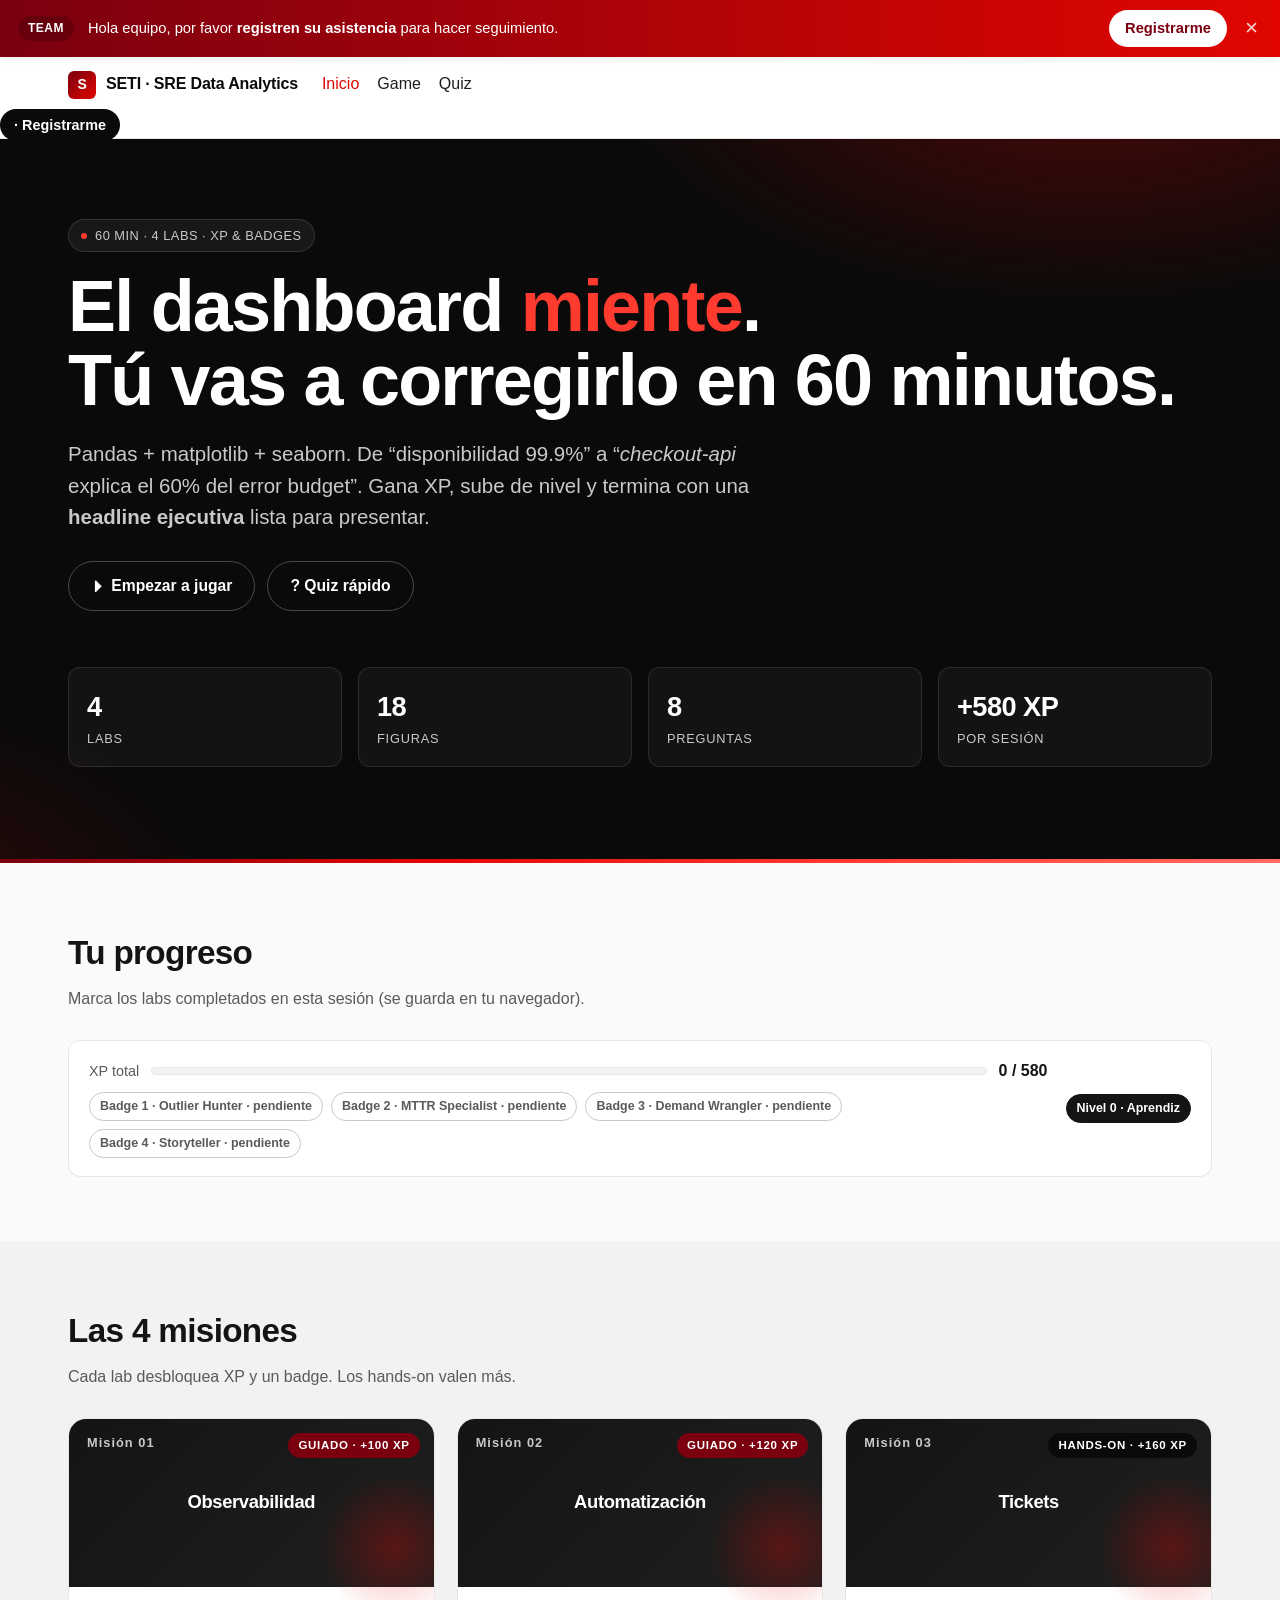
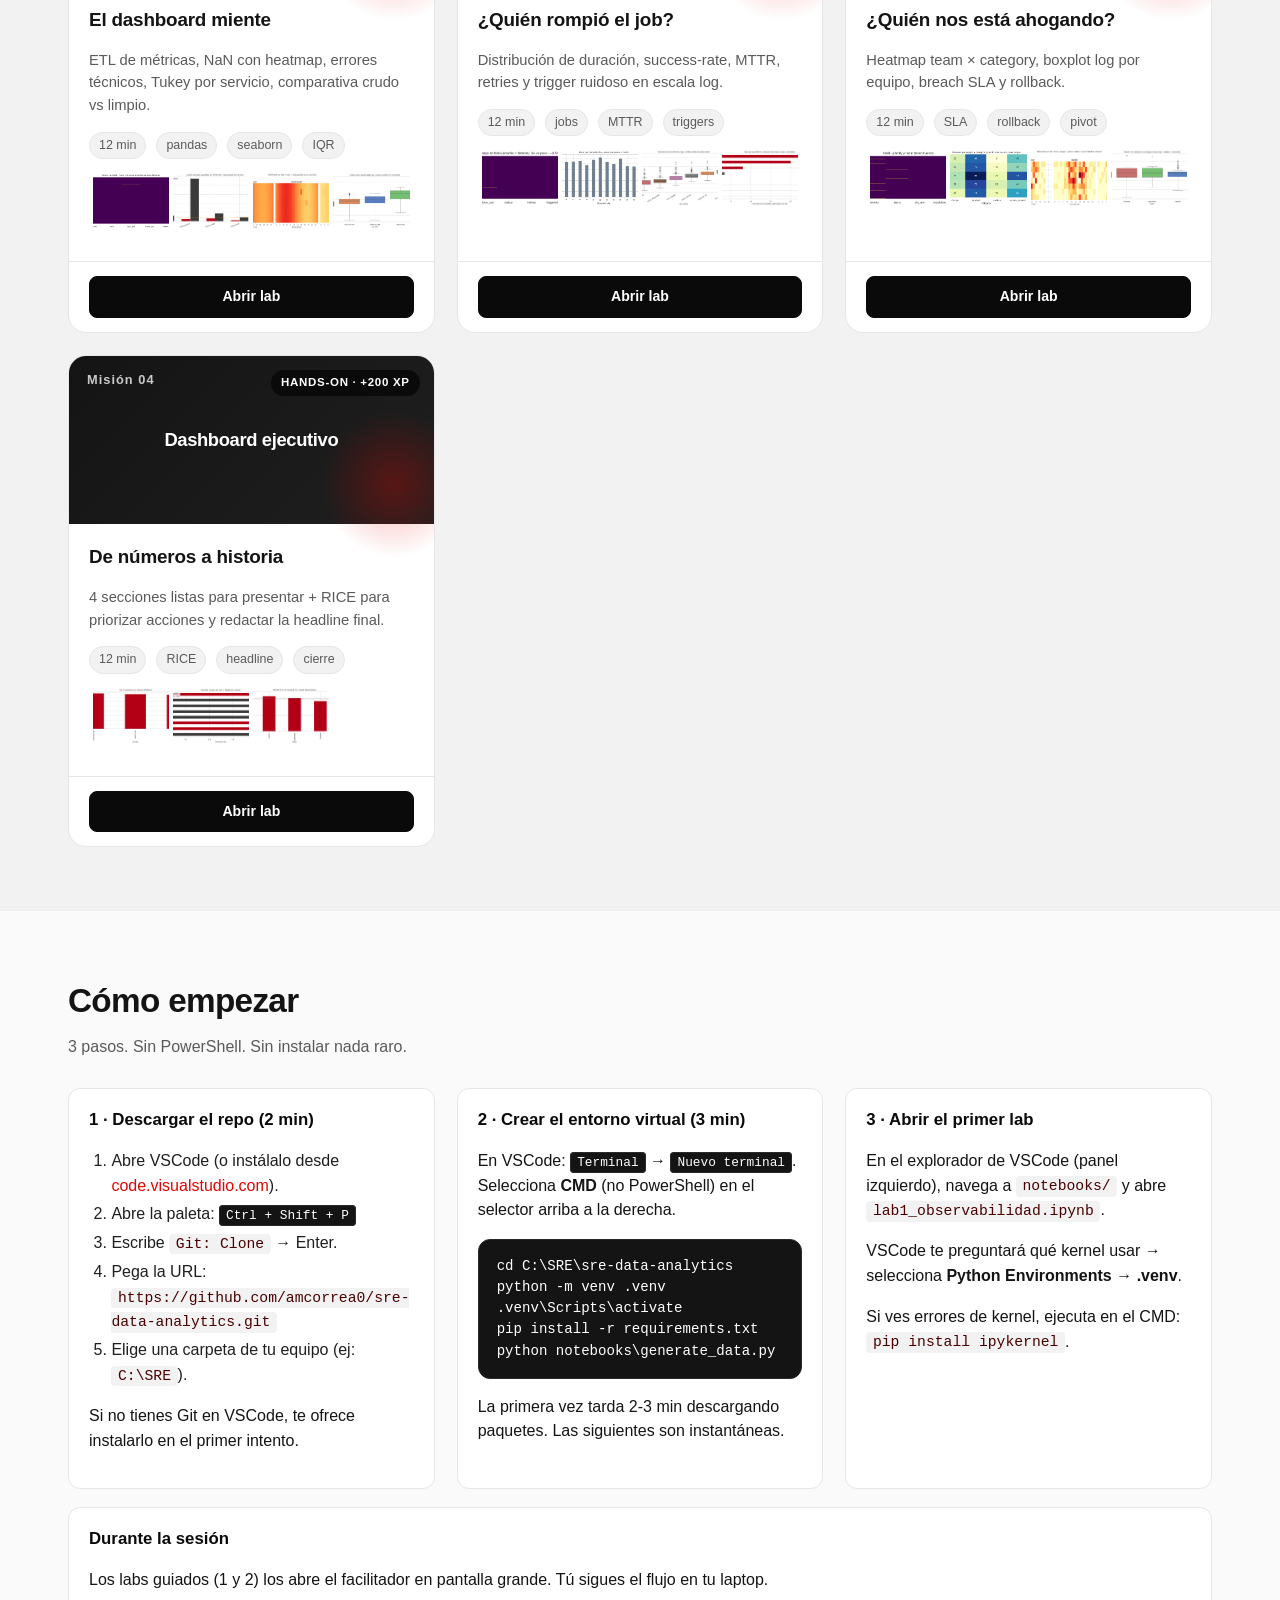
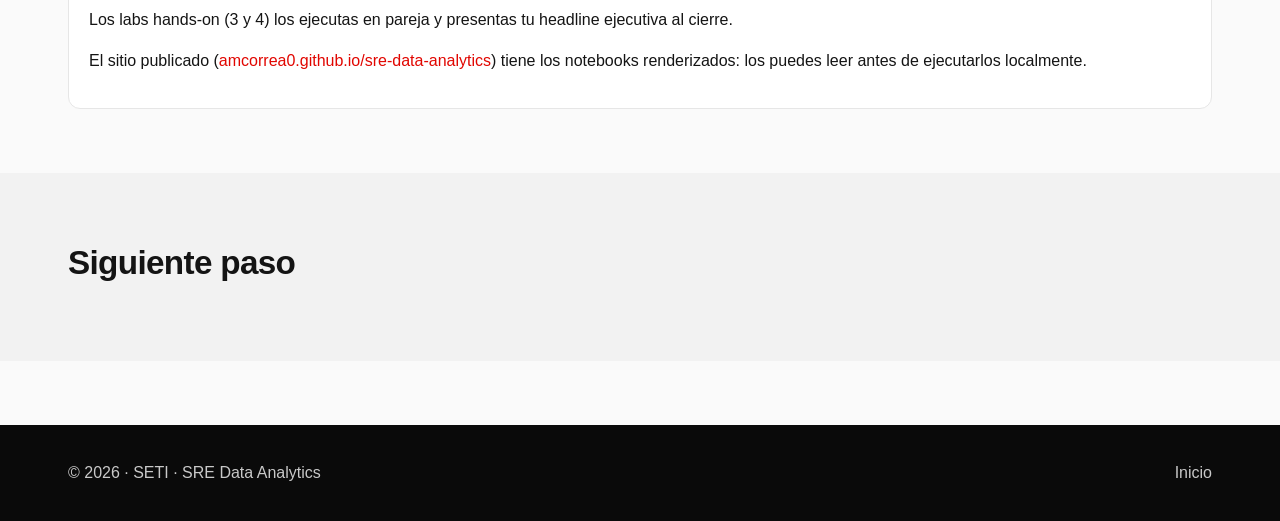
<file: index.html>
<!DOCTYPE html>
<html lang="es">
<head>
<meta name="viewport" content="width=device-width, initial-scale=1">
<meta charset="utf-8">
<title>SETI · SRE Data Analytics</title>
<link rel="stylesheet" href="assets/style.css">
  <link rel="stylesheet" href="assets/registration.css">
</head>
<body>

<!-- NAV -->
<nav class="nav">
  <div class="wrap">
    <div class="brand"><div class="logo">S</div> SETI · SRE Data Analytics</div>
    <div class="links">
      <a class="active" href="index.html">Inicio</a>
      
      <a href="game.html">Game</a>
      <a href="quiz.html">Quiz</a>
      
      
      
      
    </div>
    
  </div>
    <a class="cta reg-nav-btn" href="#" onclick="event.preventDefault();window.__SETI__.openModal();" id="__SETI_OPEN_REG__">· Registrarme</a>
</nav>

<!-- HERO -->
<header class="hero">
  <div class="wrap">
    <span class="eyebrow"><span class="dot"></span> 60 min · 4 labs · XP & badges</span>
    <h1>El dashboard <span class="accent">miente</span>.<br>
        Tú vas a corregirlo en 60 minutos.</h1>
    <p class="lede">Pandas + matplotlib + seaborn. De “disponibilidad 99.9%” a
      “<em>checkout-api</em> explica el 60% del error budget”. Gana XP, sube de nivel
      y termina con una <strong>headline ejecutiva</strong> lista para presentar.</p>
    <div class="cta-row">
      
      <a class="btn btn-ghost" href="game.html">⏵ Empezar a jugar</a>
      <a class="btn btn-ghost" href="quiz.html">? Quiz rápido</a>
    </div>
    <div class="stats">
      <div class="stat"><div class="num">4</div><div class="lbl">Labs</div></div>
      <div class="stat"><div class="num">18</div><div class="lbl">Figuras</div></div>
      <div class="stat"><div class="num">8</div><div class="lbl">Preguntas</div></div>
      <div class="stat"><div class="num">+580 XP</div><div class="lbl">Por sesión</div></div>
    </div>
  </div>
</header>

<!-- PROGRESO -->
<section class="block">
  <div class="wrap">
    <h2 class="section-title">Tu progreso</h2>
    <p class="section-sub">Marca los labs completados en esta sesión (se guarda en tu navegador).</p>
    <div class="learn-card" style="display:flex; align-items:center; gap:18px; flex-wrap:wrap;">
      <div style="flex:1; min-width:240px;">
        <div class="bar-wrap" style="margin-bottom:8px;">
          <div class="label">XP total</div>
          <div class="progress" style="flex:1;"><span id="xp-bar" style="width:0%"></span></div>
          <div><strong id="xp-text">0 / 800</strong></div>
        </div>
        <div class="badge-row" id="badge-row">
          <span class="chip ghost">Badge 1 · pendiente</span>
          <span class="chip ghost">Badge 2 · pendiente</span>
          <span class="chip ghost">Badge 3 · pendiente</span>
          <span class="chip ghost">Badge 4 · pendiente</span>
        </div>
      </div>
      <div>
        <span class="chip ink" id="level">Nivel 0 · Aprendiz</span>
      </div>
    </div>
  </div>
</section>

<!-- LABS -->
<section class="block" style="background:var(--grey-6);">
  <div class="wrap">
    <h2 class="section-title">Las 4 misiones</h2>
    <p class="section-sub">Cada lab desbloquea XP y un badge. Los hands-on valen más.</p>
    <div class="lab-grid">

      <article class="lab-card guiado" data-lab="lab1" data-xp="100" data-badge="Outlier Hunter">
        <div class="cover">
          <span class="num">Misión 01</span>
          <span>Observabilidad</span>
          <div class="ring"></div>
        </div>
        <span class="ribbon">Guiado · +100 XP</span>
        <div class="body">
          <h3>El dashboard miente</h3>
          <p class="desc">ETL de métricas, NaN con heatmap, errores técnicos,
            Tukey por servicio, comparativa crudo vs limpio.</p>
          <div class="meta">
            <span class="pill">12 min</span>
            <span class="pill">pandas</span>
            <span class="pill">seaborn</span>
            <span class="pill">IQR</span>
          </div>
          <div class="gallery">
            <img src="html/lab1_fig1_nan.png" alt="">
            <img src="html/lab1_fig2_capacity.png" alt="">
            <img src="html/lab1_fig3_heatmap_alerts.png" alt="">
            <img src="html/lab1_fig4_boxplot.png" alt="">
          </div>
        </div>
        <div class="actions">
          <a class="primary" href="html/lab1_observabilidad.html">Abrir lab</a>
                  </div>
      </article>

      <article class="lab-card guiado" data-lab="lab2" data-xp="120" data-badge="MTTR Specialist">
        <div class="cover">
          <span class="num">Misión 02</span>
          <span>Automatización</span>
          <div class="ring"></div>
        </div>
        <span class="ribbon">Guiado · +120 XP</span>
        <div class="body">
          <h3>¿Quién rompió el job?</h3>
          <p class="desc">Distribución de duración, success-rate, MTTR, retries y
            trigger ruidoso en escala log.</p>
          <div class="meta">
            <span class="pill">12 min</span>
            <span class="pill">jobs</span>
            <span class="pill">MTTR</span>
            <span class="pill">triggers</span>
          </div>
          <div class="gallery">
            <img src="html/lab2_fig1_nan.png" alt="">
            <img src="html/lab2_fig2_hourly.png" alt="">
            <img src="html/lab2_fig3_boxplot.png" alt="">
            <img src="html/lab2_fig4_hours_lost.png" alt="">
          </div>
        </div>
        <div class="actions">
          <a class="primary" href="html/lab2_automatizacion.html">Abrir lab</a>
                  </div>
      </article>

      <article class="lab-card hands" data-lab="lab3" data-xp="160" data-badge="Demand Wrangler">
        <div class="cover">
          <span class="num">Misión 03</span>
          <span>Tickets</span>
          <div class="ring"></div>
        </div>
        <span class="ribbon">Hands-on · +160 XP</span>
        <div class="body">
          <h3>¿Quién nos está ahogando?</h3>
          <p class="desc">Heatmap team × category, boxplot log por equipo,
            breach SLA y rollback.</p>
          <div class="meta">
            <span class="pill">12 min</span>
            <span class="pill">SLA</span>
            <span class="pill">rollback</span>
            <span class="pill">pivot</span>
          </div>
          <div class="gallery">
            <img src="html/lab3_fig1_nan.png" alt="">
            <img src="html/lab3_fig2_heatmap.png" alt="">
            <img src="html/lab3_fig3_heatmap_demand.png" alt="">
            <img src="html/lab3_fig4_boxplot.png" alt="">
          </div>
        </div>
        <div class="actions">
          <a class="primary" href="html/lab3_requerimientos.html">Abrir lab</a>
                  </div>
      </article>

      <article class="lab-card hands" data-lab="lab4" data-xp="200" data-badge="Storyteller">
        <div class="cover">
          <span class="num">Misión 04</span>
          <span>Dashboard ejecutivo</span>
          <div class="ring"></div>
        </div>
        <span class="ribbon">Hands-on · +200 XP</span>
        <div class="body">
          <h3>De números a historia</h3>
          <p class="desc">4 secciones listas para presentar + RICE para priorizar
            acciones y redactar la headline final.</p>
          <div class="meta">
            <span class="pill">12 min</span>
            <span class="pill">RICE</span>
            <span class="pill">headline</span>
            <span class="pill">cierre</span>
          </div>
          <div class="gallery">
            <img src="html/lab4_fig1_avail.png" alt="">
            <img src="html/lab4_fig2_auto.png" alt="">
            <img src="html/lab4_fig3_ops.png" alt="">
          </div>
        </div>
        <div class="actions">
          <a class="primary" href="html/lab4_ejecutivo.html">Abrir lab</a>
                  </div>
      </article>

    </div>
  </div>
</section>

<!-- CÓMO EMPEZAR -->
<!-- COMO EMPEZAR -->
<section class="block">
  <div class="wrap">
    <h2 class="section-title">Cómo empezar</h2>
    <p class="section-sub">3 pasos. Sin PowerShell. Sin instalar nada raro.</p>
    <div class="lab-grid">
      <div class="learn-card">
        <h3>1 · Descargar el repo (2 min)</h3>
        <ol>
          <li>Abre VSCode (o instálalo desde <a href="https://code.visualstudio.com/" target="_blank" rel="noopener">code.visualstudio.com</a>).</li>
          <li>Abre la paleta: <kbd>Ctrl + Shift + P</kbd></li>
          <li>Escribe <code>Git: Clone</code> &rarr; Enter.</li>
          <li>Pega la URL: <code>https://github.com/amcorrea0/sre-data-analytics.git</code></li>
          <li>Elige una carpeta de tu equipo (ej: <code>C:\SRE</code>).</li>
        </ol>
        <p class="meta">Si no tienes Git en VSCode, te ofrece instalarlo en el primer intento.</p>
      </div>
      <div class="learn-card">
        <h3>2 · Crear el entorno virtual (3 min)</h3>
        <p>En VSCode: <kbd>Terminal</kbd> &rarr; <kbd>Nuevo terminal</kbd>. Selecciona <strong>CMD</strong> (no PowerShell) en el selector arriba a la derecha.</p>
        <pre><code>cd C:\SRE\sre-data-analytics
python -m venv .venv
.venv\Scripts\activate
pip install -r requirements.txt
python notebooks\generate_data.py</code></pre>
        <p class="meta">La primera vez tarda 2-3 min descargando paquetes. Las siguientes son instantáneas.</p>
      </div>
      <div class="learn-card">
        <h3>3 · Abrir el primer lab</h3>
        <p>En el explorador de VSCode (panel izquierdo), navega a <code>notebooks/</code> y abre <code>lab1_observabilidad.ipynb</code>.</p>
        <p>VSCode te preguntará qué kernel usar &rarr; selecciona <strong>Python Environments</strong> &rarr; <strong>.venv</strong>.</p>
        <p class="meta">Si ves errores de kernel, ejecuta en el CMD: <code>pip install ipykernel</code>.</p>
      </div>
    </div>
    <div class="learn-card" style="margin-top:18px;">
      <h3>Durante la sesión</h3>
      <p>Los labs guiados (1 y 2) los abre el facilitador en pantalla grande. Tú sigues el flujo en tu laptop.</p>
      <p>Los labs hands-on (3 y 4) los ejecutas en pareja y presentas tu headline ejecutiva al cierre.</p>
      <p>El sitio publicado (<a href="https://amcorrea0.github.io/sre-data-analytics/" target="_blank" rel="noopener">amcorrea0.github.io/sre-data-analytics</a>) tiene los notebooks renderizados: los puedes leer antes de ejecutarlos localmente.</p>
    </div>
  </div>
</section>

<!-- RECURSOS -->
<section class="block" style="background:var(--grey-6);">
  <div class="wrap">
    <h2 class="section-title">Siguiente paso</h2>
    <div class="lab-grid">
      </div>
</section>

<footer class="site">
  <div class="wrap">
    <div>&copy; 2026 &middot; SETI &middot; SRE Data Analytics</div>
    <div><a href="index.html">Inicio</a></div>
  </div>
</footer>

<script>
// progreso local por navegador
const STORAGE = 'seti-sre-progress';
function load() {
  try { return JSON.parse(localStorage.getItem(STORAGE)) || {}; } catch { return {}; }
}
function save(s) { localStorage.setItem(STORAGE, JSON.stringify(s)); }
function paint() {
  const s = load();
  let xp = 0;
  document.querySelectorAll('.lab-card').forEach(card => {
    const lab = card.dataset.lab;
    if (s[lab]) {
      xp += +card.dataset.xp;
      card.style.borderColor = 'var(--red-5)';
      card.querySelector('.ribbon').textContent = '✓ ' + card.dataset.badge;
      card.querySelector('.ribbon').style.background = 'var(--red-7)';
    }
  });
  const max = 580, pct = Math.min(100, Math.round(100 * xp / max));
  document.getElementById('xp-bar').style.width = pct + '%';
  document.getElementById('xp-text').textContent = xp + ' / ' + max;
  const lvl = xp >= 580 ? 'Nivel 4 · Storyteller'
            : xp >= 380 ? 'Nivel 3 · Wrangler'
            : xp >= 220 ? 'Nivel 2 · Specialist'
            : xp >= 100 ? 'Nivel 1 · Hunter'
            : 'Nivel 0 · Aprendiz';
  document.getElementById('level').textContent = lvl;

  const badges = [...document.querySelectorAll('.lab-card')]
    .filter(c => s[c.dataset.lab]).map(c => c.dataset.badge);
  const row = document.getElementById('badge-row');
  row.innerHTML = '';
  for (let i = 1; i <= 4; i++) {
    const lab = ['lab1','lab2','lab3','lab4'][i - 1];
    const card = document.querySelector(`.lab-card[data-lab="${lab}"]`);
    const name = card.dataset.badge;
    const earned = s[lab];
    const span = document.createElement('span');
    span.className = 'chip ' + (earned ? 'red' : 'ghost');
    span.textContent = `Badge ${i} · ${name}` + (earned ? ' ✓' : ' · pendiente');
    row.appendChild(span);
  }
}
document.querySelectorAll('.lab-card').forEach(card => {
  card.addEventListener('click', (e) => {
    // sólo toggle si el click NO fue en un enlace
    if (e.target.closest('a')) return;
    const s = load();
    s[card.dataset.lab] = !s[card.dataset.lab];
    save(s); paint();
  });
});
paint();
</script>

  <script src="assets/registration.js" defer></script>
</body>
</html>
</file>
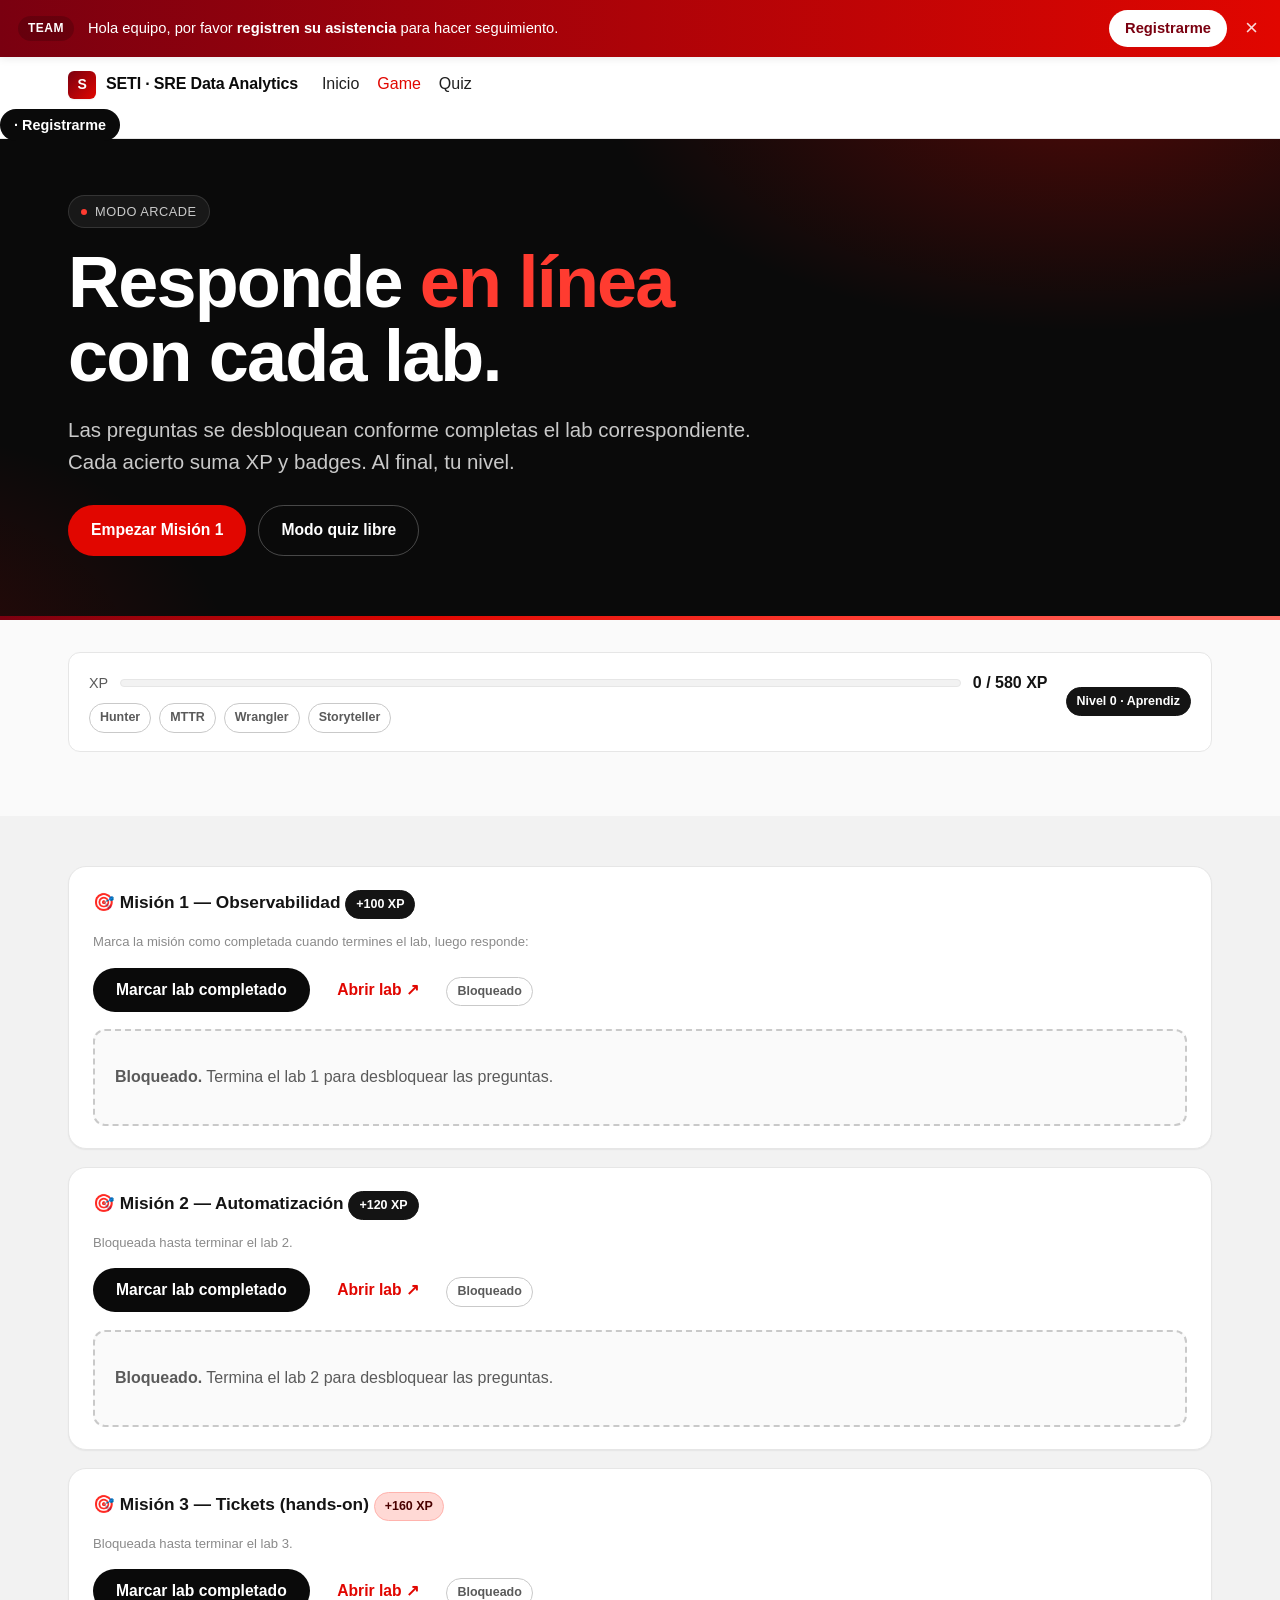
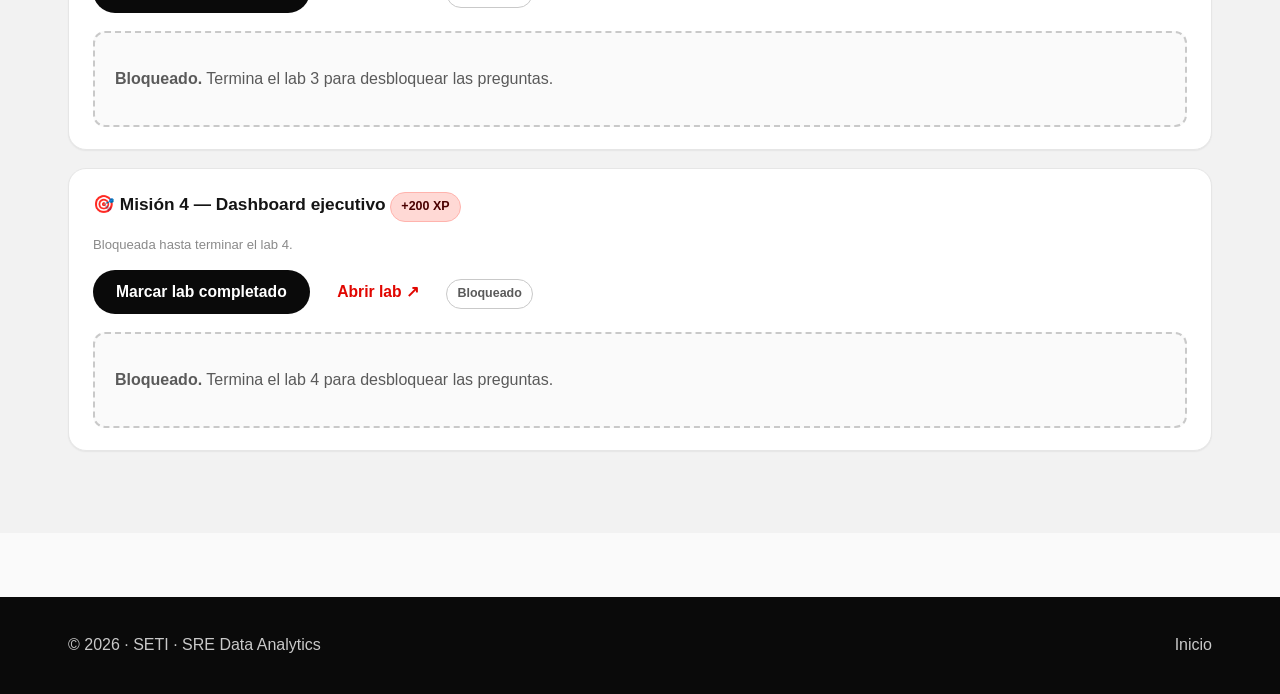
<file: game.html>
<!DOCTYPE html>
<html lang="es">
<head>
<meta name="viewport" content="width=device-width, initial-scale=1">
<meta charset="utf-8">
<title>SETI · Game — SRE Data Analytics</title>
<link rel="stylesheet" href="assets/style.css">
  <link rel="stylesheet" href="assets/registration.css">
</head>
<body>

<nav class="nav">
  <div class="wrap">
    <div class="brand"><div class="logo">S</div> SETI · SRE Data Analytics</div>
    <div class="links">
      <a href="index.html">Inicio</a>
      
      <a class="active" href="game.html">Game</a>
      <a href="quiz.html">Quiz</a>
      
      
    </div>
    
  </div>
    <a class="cta reg-nav-btn" href="#" onclick="event.preventDefault();window.__SETI__.openModal();" id="__SETI_OPEN_REG__">· Registrarme</a>
</nav>

<header class="hero" style="padding: 56px 28px 64px;">
  <div class="wrap">
    <span class="eyebrow"><span class="dot"></span> Modo arcade</span>
    <h1>Responde <span class="accent">en línea</span><br>con cada lab.</h1>
    <p class="lede">Las preguntas se desbloquean conforme completas el lab correspondiente.
      Cada acierto suma XP y badges. Al final, tu nivel.</p>
    <div class="cta-row">
      <a class="btn btn-primary" href="#m1">Empezar Misión 1</a>
      <a class="btn btn-ghost" href="quiz.html">Modo quiz libre</a>
    </div>
  </div>
</header>

<section class="block" style="padding-top: 32px;">
  <div class="wrap">
    <div class="learn-card" style="display:flex; align-items:center; gap:18px; flex-wrap:wrap;">
      <div style="flex:1; min-width:240px;">
        <div class="bar-wrap" style="margin-bottom:8px;">
          <div class="label">XP</div>
          <div class="progress" style="flex:1;"><span id="xp-bar" style="width:0%"></span></div>
          <div><strong id="xp-text">0</strong></div>
        </div>
        <div class="badge-row" id="badge-row">
          <span class="chip ghost">Hunter</span>
          <span class="chip ghost">MTTR</span>
          <span class="chip ghost">Wrangler</span>
          <span class="chip ghost">Storyteller</span>
        </div>
      </div>
      <div><span class="chip ink" id="level">Nivel 0 · Aprendiz</span></div>
    </div>
  </div>
</section>

<section class="block" style="background:var(--grey-6); padding-top:32px;">
  <div class="wrap">

    <!-- MISION 1 -->
    <article id="m1" class="qcard" data-lab="lab1" data-xp="100" data-badge="Outlier Hunter">
      <h3>🎯 Misión 1 — Observabilidad <span class="chip ink">+100 XP</span></h3>
      <p class="qmeta">Marca la misión como completada cuando termines el lab, luego responde:</p>
      <div style="margin: 6px 0 14px;">
        <button class="btn btn-ink" data-toggle="m1">Marcar lab completado</button>
        <a class="btn btn-ghost" style="color:var(--accent);" href="html/lab1_observabilidad.html">Abrir lab ↗</a>
        <span class="chip ghost" id="m1-status">Bloqueado</span>
      </div>
      <div class="gate" id="gate-m1">
        <p><strong>Bloqueado.</strong> Termina el lab 1 para desbloquear las preguntas.</p>
      </div>
      <div id="qs-m1" hidden>
        <!-- preguntas M1 -->
        <div class="qcard" data-q="g1" data-correct="b" data-xp="50">
          <h3>Q1 — ¿Qué patrón en un heatmap de NaN indica <em>datos faltantes sistemáticos</em>?</h3>
          <label class="opt" data-v="a"><input type="radio" name="g1" value="a" hidden><span class="ltr">A</span> Puntos dispersos sin patrón.</label>
          <label class="opt" data-v="b"><input type="radio" name="g1" value="b" hidden><span class="ltr">B</span> Bandas horizontales o verticales continuas.</label>
          <label class="opt" data-v="c"><input type="radio" name="g1" value="c" hidden><span class="ltr">C</span> Solo aparece NaN en columnas numéricas.</label>
          <label class="opt" data-v="d"><input type="radio" name="g1" value="d" hidden><span class="ltr">D</span> El heatmap no sirve para detectar NaN.</label>
          <div class="feedback"></div>
        </div>
        <div class="qcard" data-q="g2" data-correct="c" data-xp="50">
          <h3>Q2 — ¿Por qué la <strong>mediana</strong> es mejor que la media para imputar <code>latency_ms</code>?</h3>
          <label class="opt" data-v="a"><input type="radio" name="g2" value="a" hidden><span class="ltr">A</span> Porque es más rápida de calcular.</label>
          <label class="opt" data-v="b"><input type="radio" name="g2" value="b" hidden><span class="ltr">B</span> Porque siempre es menor que la media.</label>
          <label class="opt" data-v="c"><input type="radio" name="g2" value="c" hidden><span class="ltr">C</span> Porque es robusta a outliers y errores técnicos.</label>
          <label class="opt" data-v="d"><input type="radio" name="g2" value="d" hidden><span class="ltr">D</span> Porque es robusta a valores faltantes en otras columnas.</label>
          <div class="feedback"></div>
        </div>
      </div>
    </article>

    <!-- MISION 2 -->
    <article id="m2" class="qcard" data-lab="lab2" data-xp="120" data-badge="MTTR Specialist">
      <h3>🎯 Misión 2 — Automatización <span class="chip ink">+120 XP</span></h3>
      <p class="qmeta">Bloqueada hasta terminar el lab 2.</p>
      <div style="margin: 6px 0 14px;">
        <button class="btn btn-ink" data-toggle="m2">Marcar lab completado</button>
        <a class="btn btn-ghost" style="color:var(--accent);" href="html/lab2_automatizacion.html">Abrir lab ↗</a>
        <span class="chip ghost" id="m2-status">Bloqueado</span>
      </div>
      <div class="gate" id="gate-m2">
        <p><strong>Bloqueado.</strong> Termina el lab 2 para desbloquear las preguntas.</p>
      </div>
      <div id="qs-m2" hidden>
        <div class="qcard" data-q="g3" data-correct="a" data-xp="60">
          <h3>Q3 — En el boxplot log de <code>duration_sec</code>, puntos <strong>solo arriba</strong> del bigote indican:</h3>
          <label class="opt" data-v="a"><input type="radio" name="g3" value="a" hidden><span class="ltr">A</span> Jobs lentos reales: candidato a optimizar.</label>
          <label class="opt" data-v="b"><input type="radio" name="g3" value="b" hidden><span class="ltr">B</span> Jobs normales: están dentro del SLA.</label>
          <label class="opt" data-v="c"><input type="radio" name="g3" value="c" hidden><span class="ltr">C</span> Datos corruptos del exporter.</label>
          <label class="opt" data-v="d"><input type="radio" name="g3" value="d" hidden><span class="ltr">D</span> El job nunca falla.</label>
          <div class="feedback"></div>
        </div>
        <div class="qcard" data-q="g4" data-correct="d" data-xp="60">
          <h3>Q4 — El <strong>MTTR</strong> de un job se calcula como…</h3>
          <label class="opt" data-v="a"><input type="radio" name="g4" value="a" hidden><span class="ltr">A</span> Media de duración de runs exitosos.</label>
          <label class="opt" data-v="b"><input type="radio" name="g4" value="b" hidden><span class="ltr">B</span> p99 de todas las duraciones.</label>
          <label class="opt" data-v="c"><input type="radio" name="g4" value="c" hidden><span class="ltr">C</span> Suma de retries / total de runs.</label>
          <label class="opt" data-v="d"><input type="radio" name="g4" value="d" hidden><span class="ltr">D</span> Mediana de duración <strong>cuando status es failed/timeout</strong>.</label>
          <div class="feedback"></div>
        </div>
      </div>
    </article>

    <!-- MISION 3 -->
    <article id="m3" class="qcard" data-lab="lab3" data-xp="160" data-badge="Demand Wrangler">
      <h3>🎯 Misión 3 — Tickets (hands-on) <span class="chip red">+160 XP</span></h3>
      <p class="qmeta">Bloqueada hasta terminar el lab 3.</p>
      <div style="margin: 6px 0 14px;">
        <button class="btn btn-ink" data-toggle="m3">Marcar lab completado</button>
        <a class="btn btn-ghost" style="color:var(--accent);" href="html/lab3_requerimientos.html">Abrir lab ↗</a>
        <span class="chip ghost" id="m3-status">Bloqueado</span>
      </div>
      <div class="gate" id="gate-m3">
        <p><strong>Bloqueado.</strong> Termina el lab 3 para desbloquear las preguntas.</p>
      </div>
      <div id="qs-m3" hidden>
        <div class="qcard" data-q="g5" data-correct="c" data-xp="80">
          <h3>Q5 — En <code>tickets.csv</code> aparecen <code>resolution_min &lt;= 0</code>. ¿Qué haces?</h3>
          <label class="opt" data-v="a"><input type="radio" name="g5" value="a" hidden><span class="ltr">A</span> Imputar con la media.</label>
          <label class="opt" data-v="b"><input type="radio" name="g5" value="b" hidden><span class="ltr">B</span> Dejarlos: outliers de negocio.</label>
          <label class="opt" data-v="c"><input type="radio" name="g5" value="c" hidden><span class="ltr">C</span> Dropearlos: errores técnicos (no son tiempos válidos).</label>
          <label class="opt" data-v="d"><input type="radio" name="g5" value="d" hidden><span class="ltr">D</span> Convertirlos a NaN e imputar luego.</label>
          <div class="feedback"></div>
        </div>
        <div class="qcard" data-q="g6" data-correct="b" data-xp="80">
          <h3>Q6 — ¿Por qué usamos <strong>escala log</strong> en el boxplot de <code>resolution_min</code> por equipo?</h3>
          <label class="opt" data-v="a"><input type="radio" name="g6" value="a" hidden><span class="ltr">A</span> Las medianas son iguales.</label>
          <label class="opt" data-v="b"><input type="radio" name="g6" value="b" hidden><span class="ltr">B</span> Distribución muy asimétrica: minutos y días conviven.</label>
          <label class="opt" data-v="c"><input type="radio" name="g6" value="c" hidden><span class="ltr">C</span> El CSV pesa menos.</label>
          <label class="opt" data-v="d"><input type="radio" name="g6" value="d" hidden><span class="ltr">D</span> No es útil.</label>
          <div class="feedback"></div>
        </div>
      </div>
    </article>

    <!-- MISION 4 -->
    <article id="m4" class="qcard" data-lab="lab4" data-xp="200" data-badge="Storyteller">
      <h3>🎯 Misión 4 — Dashboard ejecutivo <span class="chip red">+200 XP</span></h3>
      <p class="qmeta">Bloqueada hasta terminar el lab 4.</p>
      <div style="margin: 6px 0 14px;">
        <button class="btn btn-ink" data-toggle="m4">Marcar lab completado</button>
        <a class="btn btn-ghost" style="color:var(--accent);" href="html/lab4_ejecutivo.html">Abrir lab ↗</a>
        <span class="chip ghost" id="m4-status">Bloqueado</span>
      </div>
      <div class="gate" id="gate-m4">
        <p><strong>Bloqueado.</strong> Termina el lab 4 para desbloquear las preguntas.</p>
      </div>
      <div id="qs-m4" hidden>
        <div class="qcard" data-q="g7" data-correct="c" data-xp="100">
          <h3>Q7 — Una buena <strong>headline ejecutiva</strong> de 1 línea debe incluir:</h3>
          <label class="opt" data-v="a"><input type="radio" name="g7" value="a" hidden><span class="ltr">A</span> Un párrafo con todas las métricas del mes.</label>
          <label class="opt" data-v="b"><input type="radio" name="g7" value="b" hidden><span class="ltr">B</span> 1 cifra + 1 ventana de tiempo.</label>
          <label class="opt" data-v="c"><input type="radio" name="g7" value="c" hidden><span class="ltr">C</span> 1 cifra + 1 responsable + 1 ventana de tiempo + 1 acción priorizada.</label>
          <label class="opt" data-v="d"><input type="radio" name="g7" value="d" hidden><span class="ltr">D</span> Una lista de tickets abiertos.</label>
          <div class="feedback"></div>
        </div>
        <div class="qcard" data-q="g8" data-correct="b" data-xp="100">
          <h3>Q8 — ¿Para qué sirve el <strong>score RICE</strong>?</h3>
          <label class="opt" data-v="a"><input type="radio" name="g8" value="a" hidden><span class="ltr">A</span> Reemplazar el boxplot.</label>
          <label class="opt" data-v="b"><input type="radio" name="g8" value="b" hidden><span class="ltr">B</span> Priorizar acciones: <code>(Reach × Impact) / Effort</code>.</label>
          <label class="opt" data-v="c"><input type="radio" name="g8" value="c" hidden><span class="ltr">C</span> Calcular disponibilidad mensual.</label>
          <label class="opt" data-v="d"><input type="radio" name="g8" value="d" hidden><span class="ltr">D</span> Estimar p95 de latencia.</label>
          <div class="feedback"></div>
        </div>
      </div>
    </article>

    <!-- CIERRE -->
    <div class="qcard" id="end-card" style="display:none;">
      <h3>🏁 Fin de la sesión</h3>
      <p id="end-msg"></p>
      <p>
        <a class="btn btn-primary" href="quiz.html">Modo quiz libre</a>
        
      </p>
    </div>

  </div>
</section>

<footer class="site">
  <div class="wrap">
    <div>&copy; 2026 &middot; SETI &middot; SRE Data Analytics</div>
    <div><a href="index.html">Inicio</a></div>
  </div>
</footer>

<script>
const STORE = 'seti-sre-game';
function load() { try { return JSON.parse(localStorage.getItem(STORE)) || {}; } catch { return {}; } }
function save(s) { localStorage.setItem(STORE, JSON.stringify(s)); }

const EXPLAIN = {
  g1: 'Bandas = patrón sistemático (sensor, exportador, batch).',
  g2: 'La mediana no se mueve con outliers ni con errores técnicos.',
  g3: 'Outliers unilaterales arriba = picos reales (no datos malos).',
  g4: 'MTTR = mediana de duración en runs fallidos/timeout.',
  g5: 'Tiempos ≤ 0 no son válidos: drop + bug del exporter.',
  g6: 'Cola larga (minutos → días) solo se ve en escala log.',
  g7: 'Cifra + responsable + ventana + acción = la regla de la headline.',
  g8: 'RICE = Reach × Impact / Effort.'
};

let xp = 0;
const XP_TOTAL = 580; // suma de data-xp de las 8 preguntas
function paint() {
  document.getElementById('xp-bar').style.width = Math.round(100 * xp / XP_TOTAL) + '%';
  document.getElementById('xp-text').textContent = xp + ' / ' + XP_TOTAL + ' XP';
  const lvl = xp >= 580 ? 'Nivel 4 · Storyteller'
            : xp >= 380 ? 'Nivel 3 · Wrangler'
            : xp >= 220 ? 'Nivel 2 · Specialist'
            : xp >= 100 ? 'Nivel 1 · Hunter'
            : 'Nivel 0 · Aprendiz';
  document.getElementById('level').textContent = lvl;
}

// toggle de misión completada
document.querySelectorAll('[data-toggle]').forEach(btn => {
  btn.addEventListener('click', () => {
    const id = btn.dataset.toggle;
    const s = load();
    s[id] = !s[id];
    save(s);
    refreshMissions();
  });
});

function refreshMissions() {
  const s = load();
  ['m1','m2','m3','m4'].forEach((id, idx) => {
    const done = !!s[id];
    const gate = document.getElementById('gate-' + id);
    const qs   = document.getElementById('qs-' + id);
    const st   = document.getElementById(id + '-status');
    if (done) {
      gate.classList.add('unlocked');
      gate.innerHTML = '<p><strong>✓ Lab completado.</strong> Responde para ganar XP.</p>';
      qs.hidden = false;
      st.textContent = 'Desbloqueado';
      st.classList.remove('ghost'); st.classList.add('red');
    }
  });
}

// selección de opciones
document.querySelectorAll('.qcard[data-q]').forEach(card => {
  card.addEventListener('change', (e) => {
    const qid = card.dataset.q;
    const selInput = card.querySelector(`input[name="${qid}"]:checked`);
    if (!selInput) return;
    card.querySelectorAll('.opt').forEach(o => o.classList.remove('sel','right','wrong'));
    selInput.parentElement.classList.add('sel');
    const correct = card.dataset.correct;
    const chosen = selInput.value;
    card.querySelector(`.opt[data-v="${chosen}"]`).classList.add(chosen === correct ? 'right' : 'wrong');
    card.querySelector(`.opt[data-v="${correct}"]`).classList.add('right');
    const fb = card.querySelector('.feedback');
    fb.className = 'feedback show ' + (chosen === correct ? 'ok' : 'bad');
    fb.textContent = EXPLAIN[card.dataset.q] || '';
    if (chosen === correct && !card.dataset.done) {
      card.dataset.done = '1';
      xp += +card.dataset.xp;
      paint();
      checkEnd();
    }
  });
});

function checkEnd() {
  const answered = [...document.querySelectorAll('.qcard[data-q]')].filter(c => c.dataset.done).length;
  if (answered >= 8) {
    const end = document.getElementById('end-card');
    end.style.display = 'block';
    const lvl = document.getElementById('level').textContent;
    document.getElementById('end-msg').innerHTML =
      `Respondiste <strong>8/8</strong> preguntas. <strong>${lvl}</strong>. XP final: <strong>${xp}</strong>.`;
    end.scrollIntoView({behavior:'smooth'});
  }
}

refreshMissions();
paint();
</script>

  <script src="assets/registration.js" defer></script>

<script>
(function(){
  if (!window.__SETI__) return;
  var KEY = 'seti-sre-quiz-game';
  var ans = {};
  try { ans = JSON.parse(localStorage.getItem(KEY) || '{}'); } catch(e){}
  function save(){
    try { localStorage.setItem(KEY, JSON.stringify(ans)); } catch(e){}
  }
  document.querySelectorAll('.qcard[data-q]').forEach(function(card){
    card.addEventListener('change', function(e){
      var qid = card.dataset.q;
      var inp = card.querySelector('input[name="'+qid+'"]:checked');
      if (!inp) return;
      ans[qid] = {
        chosen: inp.value,
        correct: card.dataset.correct,
        correct_chosen: inp.value === card.dataset.correct,
        at: new Date().toISOString()
      };
      save();
    });
  });
  document.querySelectorAll('.qcard[data-q]').forEach(function(card){
    var qid = card.dataset.q; var a = ans[qid]; if (!a) return;
    var inp = card.querySelector('input[name="'+qid+'"][value="'+a.chosen+'"]');
    if (inp) { inp.checked = true; inp.parentElement.classList.add(a.correct_chosen ? 'right' : 'wrong'); }
    var corr = card.querySelector('.opt[data-v="'+a.correct+'"]');
    if (corr) corr.classList.add('right');
  });
  // tambien guardar misiones desbloqueadas
  var MK = 'seti-sre-game-persistent';
  try {
    var s = JSON.parse(localStorage.getItem(MK) || '{}');
    document.querySelectorAll('[data-toggle]').forEach(function(b){
      var id = b.dataset.toggle;
      if (s[id]) {
        var gate = document.getElementById('gate-'+id);
        if (gate) { gate.classList.add('unlocked'); gate.innerHTML = '<p><strong>✓ Lab completado.</strong> Responde para ganar XP.</p>'; }
        var qs = document.getElementById('qs-'+id);
        if (qs) qs.hidden = false;
        var st = document.getElementById(id+'-status');
        if (st) { st.textContent = 'Desbloqueado'; st.classList.remove('ghost'); st.classList.add('red'); }
      }
    });
  } catch(e){}
})();
</script>

</body>
</html>
</file>
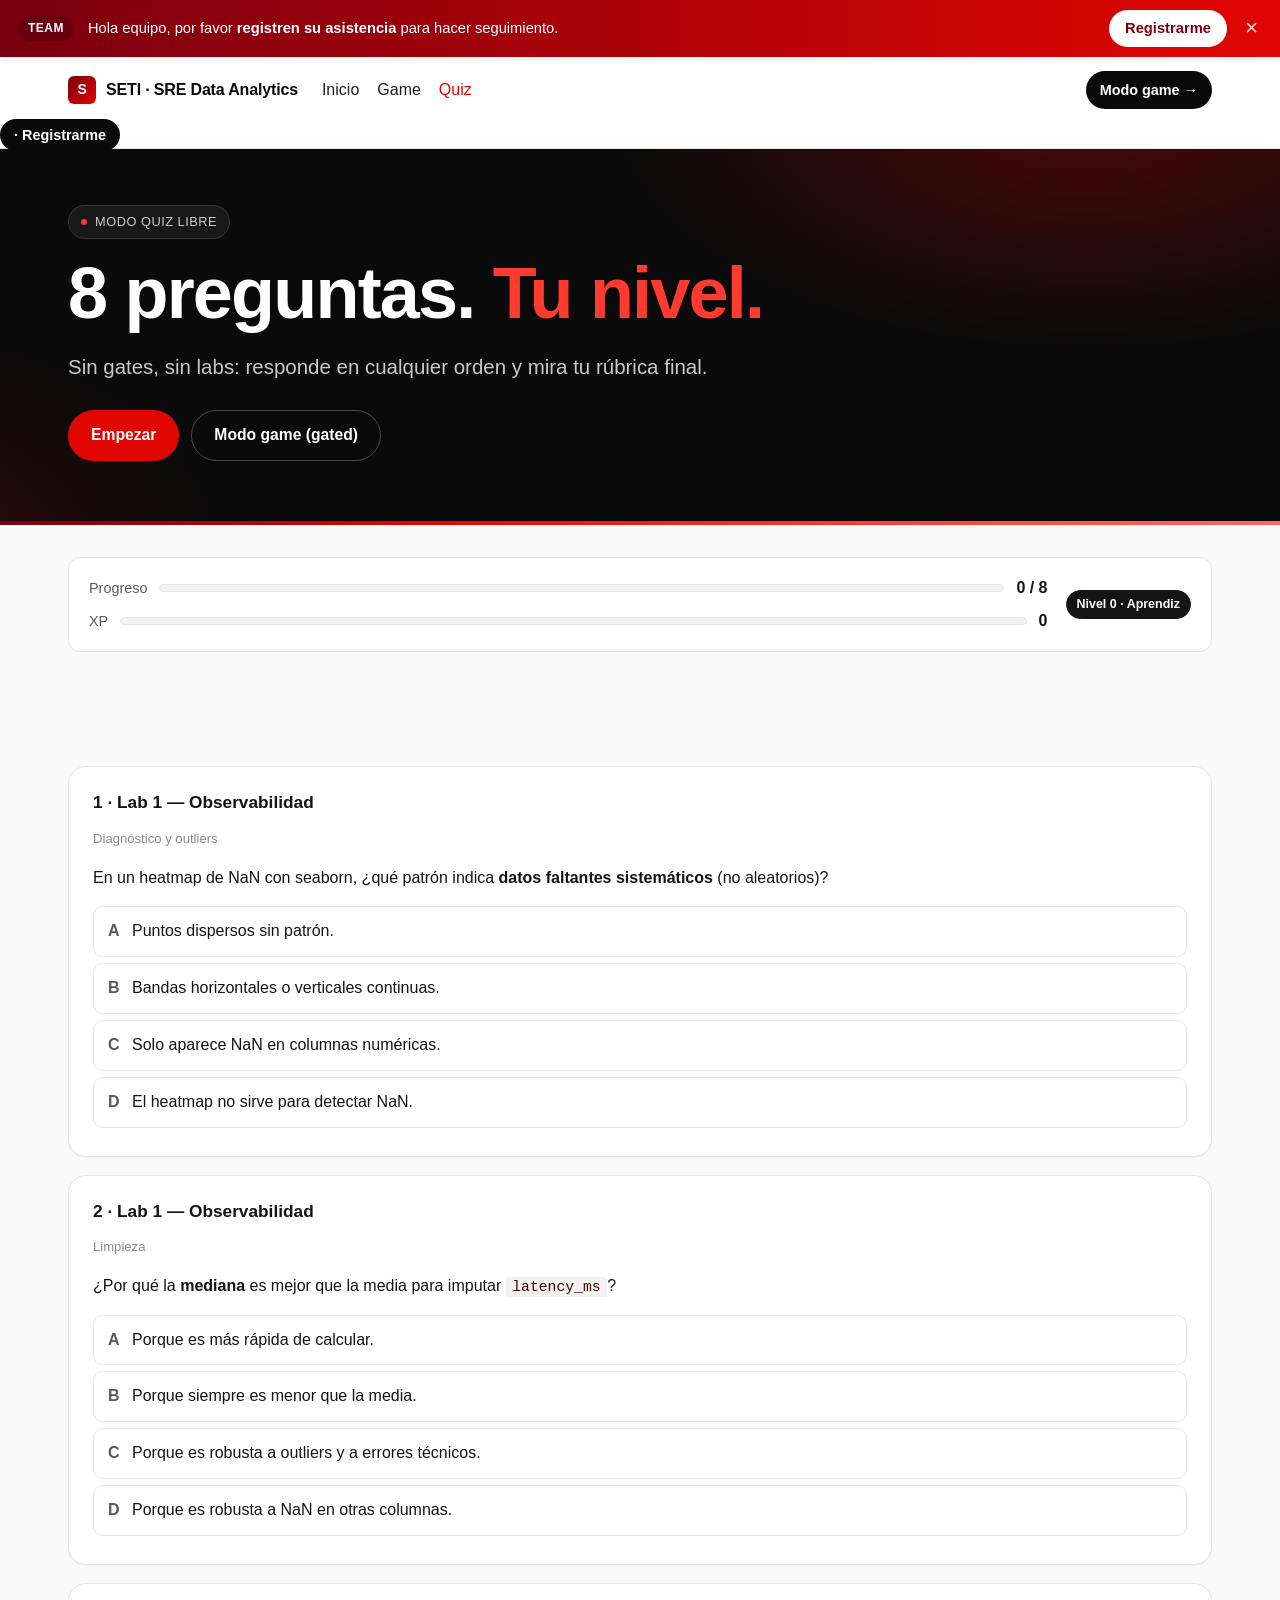
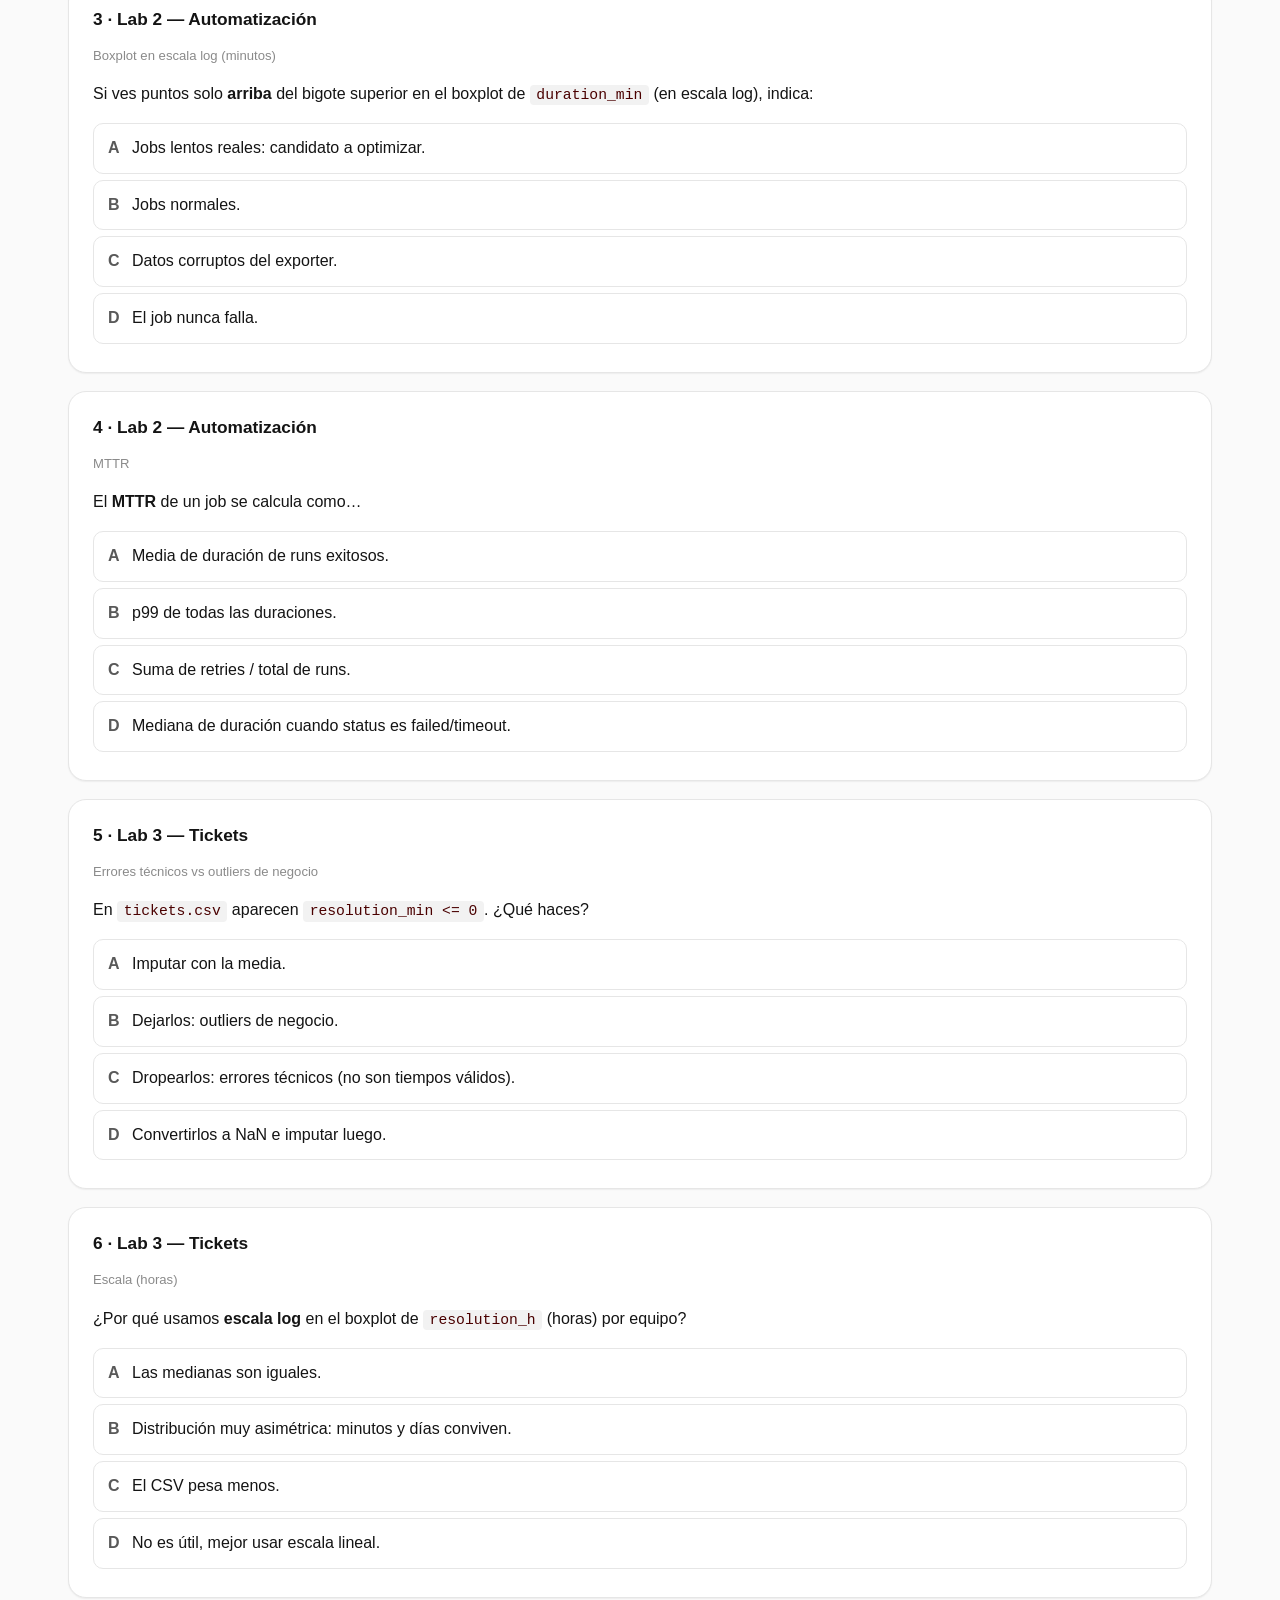
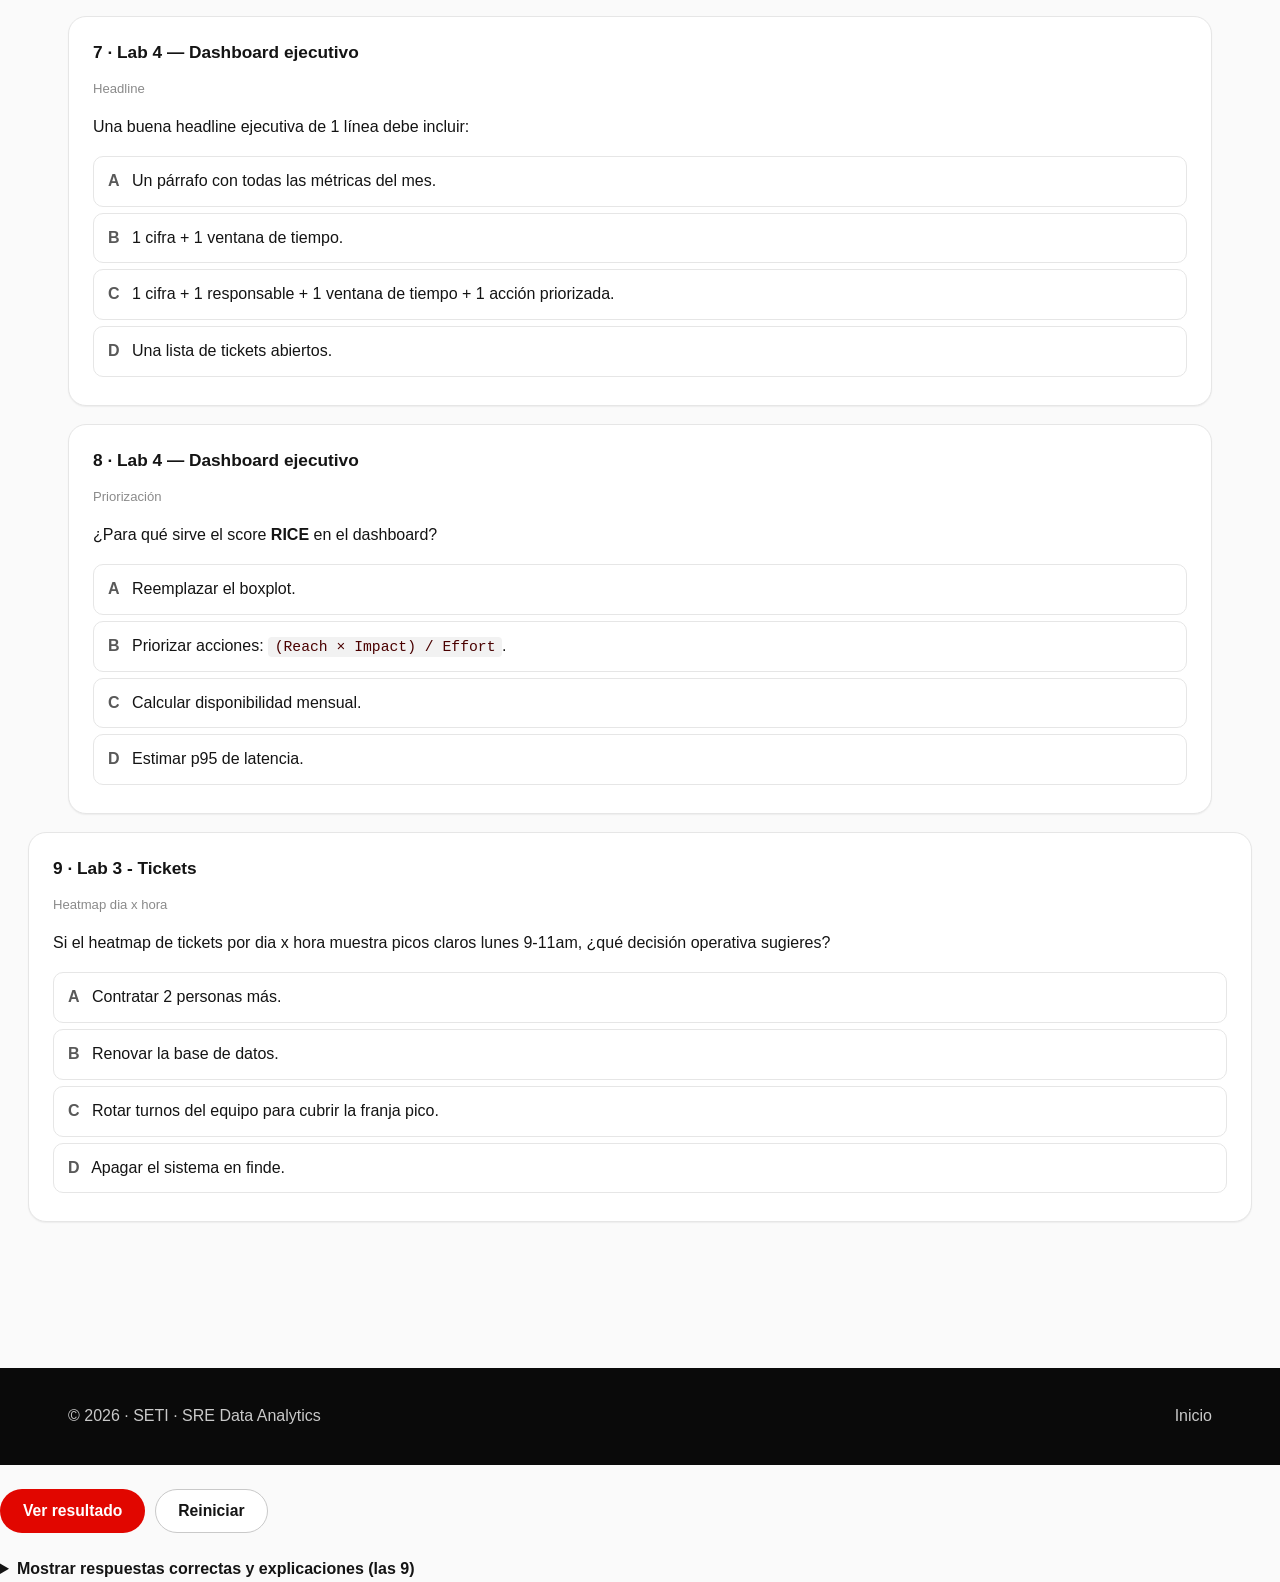
<file: quiz.html>
<!DOCTYPE html>
<html lang="es">
<head>
<meta name="viewport" content="width=device-width, initial-scale=1">
<meta charset="utf-8">
<title>SETI · Quiz — SRE Data Analytics</title>
<link rel="stylesheet" href="assets/style.css">
  <link rel="stylesheet" href="assets/registration.css">
</head>
<body>

<nav class="nav">
  <div class="wrap">
    <div class="brand"><div class="logo">S</div> SETI · SRE Data Analytics</div>
    <div class="links">
      <a href="index.html">Inicio</a>
      
      <a href="game.html">Game</a>
      <a class="active" href="quiz.html">Quiz</a>
      
      
    </div>
    <a class="cta" href="game.html">Modo game →</a>
  </div>
    <a class="cta reg-nav-btn" href="#" onclick="event.preventDefault();window.__SETI__.openModal();" id="__SETI_OPEN_REG__">· Registrarme</a>
</nav>

<header class="hero" style="padding: 56px 28px 64px;">
  <div class="wrap">
    <span class="eyebrow"><span class="dot"></span> Modo quiz libre</span>
    <h1>8 preguntas. <span class="accent">Tu nivel.</span></h1>
    <p class="lede">Sin gates, sin labs: responde en cualquier orden y mira tu rúbrica final.</p>
    <div class="cta-row">
      <a class="btn btn-primary" href="#q1">Empezar</a>
      <a class="btn btn-ghost" href="game.html">Modo game (gated)</a>
    </div>
  </div>
</header>

<section class="block" style="padding-top:32px;">
  <div class="wrap">
    <div class="learn-card" style="display:flex; align-items:center; gap:18px; flex-wrap:wrap;">
      <div style="flex:1; min-width:240px;">
        <div class="bar-wrap" style="margin-bottom:8px;">
          <div class="label">Progreso</div>
          <div class="progress" style="flex:1;"><span id="bar" style="width:0%"></span></div>
          <div><strong id="ptext">0 / 8</strong></div>
        </div>
        <div class="bar-wrap">
          <div class="label">XP</div>
          <div class="progress" style="flex:1;"><span id="xpbar" style="width:0%"></span></div>
          <div><strong id="xptext">0</strong></div>
        </div>
      </div>
      <div><span class="chip ink" id="level">Nivel 0 · Aprendiz</span></div>
    </div>
  </div>
</section>

<section class="block" style="padding-top:32px;">
  <div class="wrap">
    <form id="quiz">

      <div class="qcard" data-q="q1" data-lab="lab1" data-correct="b" data-xp="80">
        <h3>1 · Lab 1 — Observabilidad</h3>
        <p class="qmeta">Diagnóstico y outliers</p>
        <p>En un heatmap de NaN con seaborn, ¿qué patrón indica <strong>datos faltantes sistemáticos</strong> (no aleatorios)?</p>
        <label class="opt" data-v="a"><input type="radio" name="q1" value="a" hidden><span class="ltr">A</span> Puntos dispersos sin patrón.</label>
        <label class="opt" data-v="b"><input type="radio" name="q1" value="b" hidden><span class="ltr">B</span> Bandas horizontales o verticales continuas.</label>
        <label class="opt" data-v="c"><input type="radio" name="q1" value="c" hidden><span class="ltr">C</span> Solo aparece NaN en columnas numéricas.</label>
        <label class="opt" data-v="d"><input type="radio" name="q1" value="d" hidden><span class="ltr">D</span> El heatmap no sirve para detectar NaN.</label>
        <div class="feedback"></div>
      </div>

      <div class="qcard" data-q="q2" data-lab="lab1" data-correct="c" data-xp="80">
        <h3>2 · Lab 1 — Observabilidad</h3>
        <p class="qmeta">Limpieza</p>
        <p>¿Por qué la <strong>mediana</strong> es mejor que la media para imputar <code>latency_ms</code>?</p>
        <label class="opt" data-v="a"><input type="radio" name="q2" value="a" hidden><span class="ltr">A</span> Porque es más rápida de calcular.</label>
        <label class="opt" data-v="b"><input type="radio" name="q2" value="b" hidden><span class="ltr">B</span> Porque siempre es menor que la media.</label>
        <label class="opt" data-v="c"><input type="radio" name="q2" value="c" hidden><span class="ltr">C</span> Porque es robusta a outliers y a errores técnicos.</label>
        <label class="opt" data-v="d"><input type="radio" name="q2" value="d" hidden><span class="ltr">D</span> Porque es robusta a NaN en otras columnas.</label>
        <div class="feedback"></div>
      </div>

      <div class="qcard" data-q="q3" data-lab="lab2" data-correct="a" data-xp="100">
        <h3>3 · Lab 2 — Automatización</h3>
        <p class="qmeta">Boxplot en escala log (minutos)</p>
        <p>Si ves puntos solo <strong>arriba</strong> del bigote superior en el boxplot de <code>duration_min</code> (en escala log), indica:</p>
        <label class="opt" data-v="a"><input type="radio" name="q3" value="a" hidden><span class="ltr">A</span> Jobs lentos reales: candidato a optimizar.</label>
        <label class="opt" data-v="b"><input type="radio" name="q3" value="b" hidden><span class="ltr">B</span> Jobs normales.</label>
        <label class="opt" data-v="c"><input type="radio" name="q3" value="c" hidden><span class="ltr">C</span> Datos corruptos del exporter.</label>
        <label class="opt" data-v="d"><input type="radio" name="q3" value="d" hidden><span class="ltr">D</span> El job nunca falla.</label>
        <div class="feedback"></div>
      </div>

      <div class="qcard" data-q="q4" data-lab="lab2" data-correct="d" data-xp="100">
        <h3>4 · Lab 2 — Automatización</h3>
        <p class="qmeta">MTTR</p>
        <p>El <strong>MTTR</strong> de un job se calcula como…</p>
        <label class="opt" data-v="a"><input type="radio" name="q4" value="a" hidden><span class="ltr">A</span> Media de duración de runs exitosos.</label>
        <label class="opt" data-v="b"><input type="radio" name="q4" value="b" hidden><span class="ltr">B</span> p99 de todas las duraciones.</label>
        <label class="opt" data-v="c"><input type="radio" name="q4" value="c" hidden><span class="ltr">C</span> Suma de retries / total de runs.</label>
        <label class="opt" data-v="d"><input type="radio" name="q4" value="d" hidden><span class="ltr">D</span> Mediana de duración cuando status es failed/timeout.</label>
        <div class="feedback"></div>
      </div>

      <div class="qcard" data-q="q5" data-lab="lab3" data-correct="c" data-xp="120">
        <h3>5 · Lab 3 — Tickets</h3>
        <p class="qmeta">Errores técnicos vs outliers de negocio</p>
        <p>En <code>tickets.csv</code> aparecen <code>resolution_min &lt;= 0</code>. ¿Qué haces?</p>
        <label class="opt" data-v="a"><input type="radio" name="q5" value="a" hidden><span class="ltr">A</span> Imputar con la media.</label>
        <label class="opt" data-v="b"><input type="radio" name="q5" value="b" hidden><span class="ltr">B</span> Dejarlos: outliers de negocio.</label>
        <label class="opt" data-v="c"><input type="radio" name="q5" value="c" hidden><span class="ltr">C</span> Dropearlos: errores técnicos (no son tiempos válidos).</label>
        <label class="opt" data-v="d"><input type="radio" name="q5" value="d" hidden><span class="ltr">D</span> Convertirlos a NaN e imputar luego.</label>
        <div class="feedback"></div>
      </div>

      <div class="qcard" data-q="q6" data-lab="lab3" data-correct="b" data-xp="120">
        <h3>6 · Lab 3 — Tickets</h3>
        <p class="qmeta">Escala (horas)</p>
        <p>¿Por qué usamos <strong>escala log</strong> en el boxplot de <code>resolution_h</code> (horas) por equipo?</p>
        <label class="opt" data-v="a"><input type="radio" name="q6" value="a" hidden><span class="ltr">A</span> Las medianas son iguales.</label>
        <label class="opt" data-v="b"><input type="radio" name="q6" value="b" hidden><span class="ltr">B</span> Distribución muy asimétrica: minutos y días conviven.</label>
        <label class="opt" data-v="c"><input type="radio" name="q6" value="c" hidden><span class="ltr">C</span> El CSV pesa menos.</label>
        <label class="opt" data-v="d"><input type="radio" name="q6" value="d" hidden><span class="ltr">D</span> No es útil, mejor usar escala lineal.</label>
        <div class="feedback"></div>
      </div>

      <div class="qcard" data-q="q7" data-lab="lab4" data-correct="c" data-xp="150">
        <h3>7 · Lab 4 — Dashboard ejecutivo</h3>
        <p class="qmeta">Headline</p>
        <p>Una buena headline ejecutiva de 1 línea debe incluir:</p>
        <label class="opt" data-v="a"><input type="radio" name="q7" value="a" hidden><span class="ltr">A</span> Un párrafo con todas las métricas del mes.</label>
        <label class="opt" data-v="b"><input type="radio" name="q7" value="b" hidden><span class="ltr">B</span> 1 cifra + 1 ventana de tiempo.</label>
        <label class="opt" data-v="c"><input type="radio" name="q7" value="c" hidden><span class="ltr">C</span> 1 cifra + 1 responsable + 1 ventana de tiempo + 1 acción priorizada.</label>
        <label class="opt" data-v="d"><input type="radio" name="q7" value="d" hidden><span class="ltr">D</span> Una lista de tickets abiertos.</label>
        <div class="feedback"></div>
      </div>

      <div class="qcard" data-q="q8" data-lab="lab4" data-correct="b" data-xp="150">
        <h3>8 · Lab 4 — Dashboard ejecutivo</h3>
        <p class="qmeta">Priorización</p>
        <p>¿Para qué sirve el score <strong>RICE</strong> en el dashboard?</p>
        <label class="opt" data-v="a"><input type="radio" name="q8" value="a" hidden><span class="ltr">A</span> Reemplazar el boxplot.</label>
        <label class="opt" data-v="b"><input type="radio" name="q8" value="b" hidden><span class="ltr">B</span> Priorizar acciones: <code>(Reach × Impact) / Effort</code>.</label>
        <label class="opt" data-v="c"><input type="radio" name="q8" value="c" hidden><span class="ltr">C</span> Calcular disponibilidad mensual.</label>
        <label class="opt" data-v="d"><input type="radio" name="q8" value="d" hidden><span class="ltr">D</span> Estimar p95 de latencia.</label>
        <div class="feedback"></div>
      </div>


      </div>
    <div class="qcard" data-q="q9" data-lab="lab3" data-correct="c" data-xp="80">
        <h3>9 · Lab 3 - Tickets</h3>
        <p class="qmeta">Heatmap dia x hora</p>
        <p>Si el heatmap de tickets por dia x hora muestra picos claros lunes 9-11am,
        ¿qué decisión operativa sugieres?</p>
        <label class="opt" data-v="a"><input type="radio" name="q9" value="a" hidden><span class="ltr">A</span> Contratar 2 personas más.</label>
        <label class="opt" data-v="b"><input type="radio" name="q9" value="b" hidden><span class="ltr">B</span> Renovar la base de datos.</label>
        <label class="opt" data-v="c"><input type="radio" name="q9" value="c" hidden><span class="ltr">C</span> Rotar turnos del equipo para cubrir la franja pico.</label>
        <label class="opt" data-v="d"><input type="radio" name="q9" value="d" hidden><span class="ltr">D</span> Apagar el sistema en finde.</label>
        <div class="feedback"></div>
      </div>

      

    
  </div>
</section>

<footer class="site">
  <div class="wrap">
    <div>&copy; 2026 &middot; SETI &middot; SRE Data Analytics</div>
    <div><a href="index.html">Inicio</a></div>
  </div>
</footer>

<script>
const EXPLAIN = {
  q1: 'Bandas verticales/horizontales continuas = mismo origen (sensor, exportador, batch).',
  q2: 'La mediana no se mueve con outliers ni con errores técnicos.',
  q3: 'Outliers unilaterales arriba = picos reales (no datos malos).',
  q4: 'MTTR = mediana de duración de runs fallidos/timeout.',
  q5: 'Tiempos ≤ 0 no son válidos: drop + bug del exporter.',
  q6: 'La cola larga (minutos → días) sólo se ve en escala log.',
  q7: 'Cifra + responsable + ventana + acción = la regla de la headline ejecutiva.',
  q8: 'RICE prioriza donde invertir esfuerzo primero.'
};

let xp = 0, answered = 0;
const total = 9;
const XP_TOTAL = 980; // 80+80+100+100+120+120+150+150+80
function paintProgress() {
  const pct = Math.round(100 * answered / total);
  document.getElementById('bar').style.width = pct + '%';
  document.getElementById('ptext').textContent = answered + ' / ' + total;
  document.getElementById('xpbar').style.width = Math.min(100, 100 * xp / XP_TOTAL) + '%';
  document.getElementById('xptext').textContent = xp + ' / ' + XP_TOTAL + ' XP';
  const lvl = xp >= 700 ? 'Nivel 4 · Storyteller'
            : xp >= 500 ? 'Nivel 3 · Wrangler'
            : xp >= 300 ? 'Nivel 2 · Specialist'
            : xp >= 100 ? 'Nivel 1 · Hunter'
            : 'Nivel 0 · Aprendiz';
  document.getElementById('level').textContent = lvl;
}

document.querySelectorAll('.qcard[data-q]').forEach(card => {
  card.addEventListener('change', (e) => {
    const qid = card.dataset.q; const selInput = card.querySelector(`input[name="${qid}"]:checked`); if (!selInput) return;
    card.querySelectorAll('.opt').forEach(o => o.classList.remove('sel','right','wrong'));
    selInput.parentElement.classList.add('sel');
    const correct = card.dataset.correct;
    const chosen = selInput.value;
    card.querySelector(`.opt[data-v="${chosen}"]`).classList.add(chosen === correct ? 'right' : 'wrong');
    if (chosen !== correct) card.querySelector(`.opt[data-v="${correct}"]`).classList.add('right');
    const fb = card.querySelector('.feedback');
    fb.className = 'feedback show ' + (chosen === correct ? 'ok' : 'bad');
    fb.textContent = EXPLAIN[card.dataset.q];
    if (!card.dataset.done) {
      card.dataset.done = '1';
      answered++;
      if (chosen === correct) xp += +card.dataset.xp;
      paintProgress();
    }
  });
});

document.getElementById('submit').addEventListener('click', () => {
  const card = document.getElementById('score-card');
  card.style.display = 'block';
  const pct = Math.round(100 * xp / 900);
  const ok  = document.querySelectorAll('.qcard[data-correct]:not(:has(input:not(:checked)))').length;
  document.getElementById('score-line').innerHTML =
    `Respondiste <strong>${answered}/${total}</strong> preguntas · <strong>${xp} XP</strong> (${pct}%).`;
  const lvl = xp >= 700 ? {n:'Storyteller', desc:'Listo para producción', chip:'red'}
            : xp >= 500 ? {n:'Wrangler',    desc:'Casi listo, repite el lab 4', chip:'ink'}
            : xp >= 300 ? {n:'Specialist',  desc:'Vuelve a los labs guiados',  chip:'ink'}
            :             {n:'Aprendiz',    desc:'Agenda 1:1 con el facilitador', chip:'ghost'};
  document.getElementById('rubric').innerHTML =
    `<span class="chip ${lvl.chip}">${lvl.n}</span>
     <span class="chip ghost">${lvl.desc}</span>`;
  card.scrollIntoView({behavior:'smooth'});
});

document.getElementById('reset').addEventListener('click', () => {
  document.querySelectorAll('input[type=radio]').forEach(i => i.checked = false);
  document.querySelectorAll('.opt').forEach(o => o.classList.remove('sel','right','wrong'));
  document.querySelectorAll('.feedback').forEach(f => { f.className='feedback'; f.textContent=''; });
  document.querySelectorAll('.qcard[data-q]').forEach(c => delete c.dataset.done);
  document.getElementById('score-card').style.display = 'none';
  xp = 0; answered = 0; paintProgress();
});
</script>

  <script src="assets/registration.js" defer></script>

<script>
(function(){
  if (!window.__SETI__) return;
  var KEY = 'seti-sre-quiz-quiz';
  var ans = {};
  try { ans = JSON.parse(localStorage.getItem(KEY) || '{}'); } catch(e){}
  function save(){
    try { localStorage.setItem(KEY, JSON.stringify(ans)); } catch(e){}
  }
  document.querySelectorAll('.qcard[data-q]').forEach(function(card){
    card.addEventListener('change', function(e){
      var qid = card.dataset.q;
      var inp = card.querySelector('input[name="'+qid+'"]:checked');
      if (!inp) return;
      ans[qid] = {
        chosen: inp.value,
        correct: card.dataset.correct,
        correct_chosen: inp.value === card.dataset.correct,
        at: new Date().toISOString()
      };
      save();
    });
  });
  // re-pintar respuestas previas al cargar
  document.querySelectorAll('.qcard[data-q]').forEach(function(card){
    var qid = card.dataset.q; var a = ans[qid]; if (!a) return;
    var inp = card.querySelector('input[name="'+qid+'"][value="'+a.chosen+'"]');
    if (inp) { inp.checked = true; inp.parentElement.classList.add(a.correct_chosen ? 'right' : 'wrong'); }
    var corr = card.querySelector('.opt[data-v="'+a.correct+'"]');
    if (corr) corr.classList.add('right');
  });
})();
</script>

          <div style="display:flex; gap:10px; margin: 24px 0;">
        <button type="button" id="submit" class="btn btn-primary">Ver resultado</button>
        <button type="button" id="reset" class="btn btn-ghost" style="color:var(--ink-1); border-color:var(--grey-4); background:var(--paper);">Reiniciar</button>
      </div>

      <div class="learn-card" id="score-card" style="display:none;">
        <h3>Tu resultado</h3>
        <p id="score-line" style="font-size:1.2rem;"></p>
        <div class="badge-row" id="rubric"></div>
      </div>
</form>


<details style="margin-top: 24px;">
  <summary><strong>Mostrar respuestas correctas y explicaciones (las 9)</strong></summary>
  <ol>
    <li><b>1B</b> &mdash; Bandas = patron sistematico (sensor, exportador, batch).</li>
    <li><b>2C</b> &mdash; La mediana no se mueve con outliers ni con errores tecnicos.</li>
    <li><b>3A</b> &mdash; Solo arriba del bigote = outlier real unilateral (job lento, no bug).</li>
    <li><b>4D</b> &mdash; MTTR = mediana de duracion en runs con status failed/timeout.</li>
    <li><b>5C</b> &mdash; Tiempos &le; 0 no son validos fisicamente: drop + abrir bug del exporter.</li>
    <li><b>6B</b> &mdash; Distribucion muy asimetrica (minutos y dias conviven): la escala log permite verlos juntos.</li>
    <li><b>7C</b> &mdash; Cifra grande + responsable + ventana de tiempo + accion priorizada.</li>
    <li><b>8B</b> &mdash; RICE = Reach x Impact / Effort: prioriza acciones con mejor retorno por unidad de esfuerzo.</li>
    <li><b>9C</b> &mdash; Picos claros lunes 9-11am = rotar turnos del equipo (en lugar de contratar mas gente).</li>
  </ol>
</details>

</body>
</html>
</file>
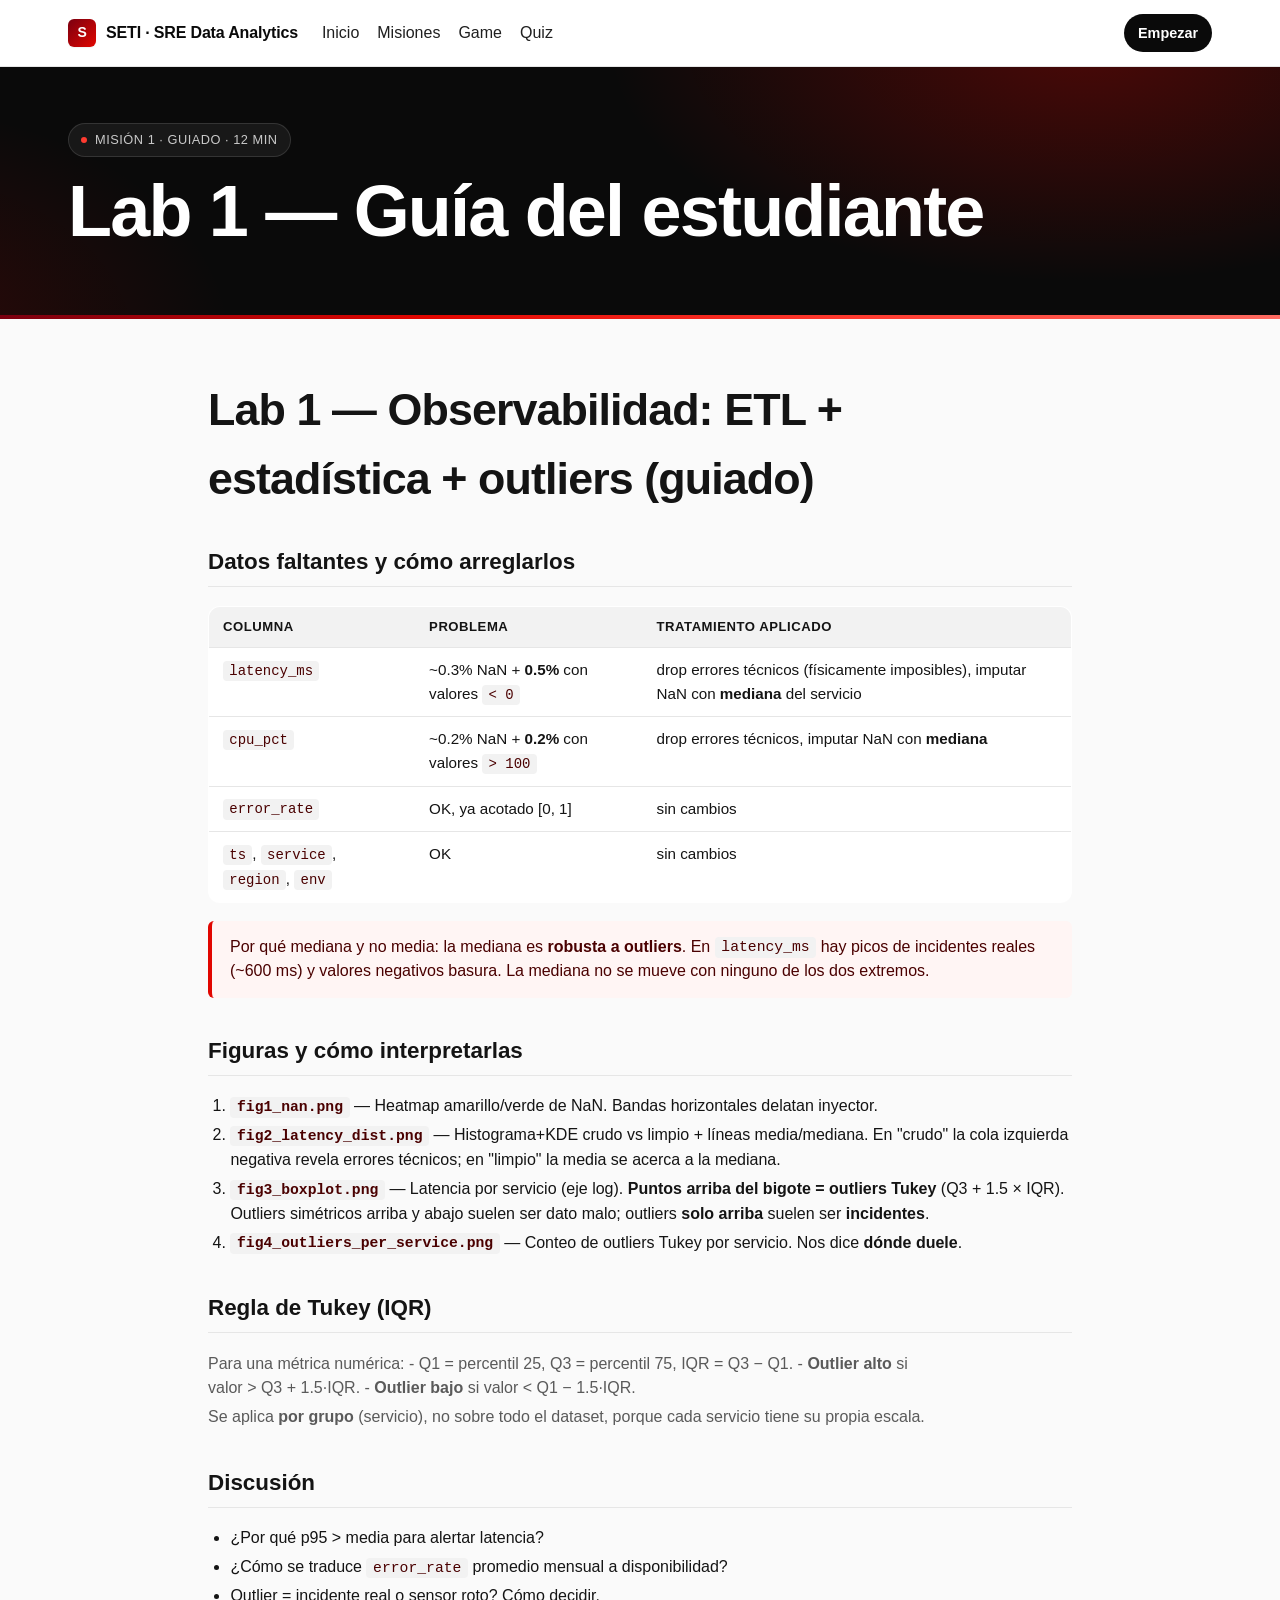
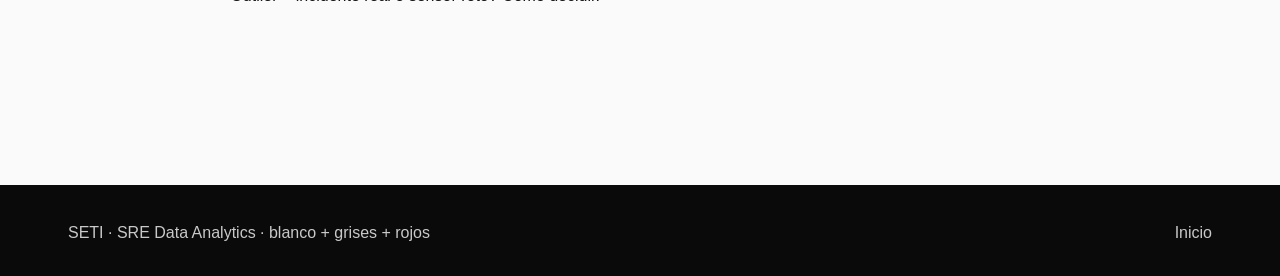
<file: labs/lab-01-observabilidad/guide.html>
<!DOCTYPE html>
<html lang="es">
<head>
<meta charset="utf-8">
<meta name="viewport" content="width=device-width, initial-scale=1">
<title>Lab 1 — Guía del estudiante — SETI · SRE Data Analytics</title>
<link rel="stylesheet" href="../../assets/style.css">
<style>
  /* prose-page solo para el contenido renderizado */
  .prose-page { max-width: 920px; margin: 0 auto; padding: 56px 28px 96px; }
  .prose-page h1 { font-size: clamp(2rem, 4vw, 2.8rem); margin: 0 0 8px; letter-spacing: -.02em; }
  .prose-page > p { color: var(--grey-2); margin: 4px 0 0; max-width: 720px; }
  .prose-page h2 { font-size: 1.4rem; margin-top: 36px; border-bottom: 1px solid var(--grey-5); padding-bottom: 6px; }
  .prose-page h3 { font-size: 1.12rem; margin-top: 28px; color: var(--red-7); }
  .prose-page h1 + h2 { margin-top: 32px; }
</style>
</head>
<body>
<nav class="nav"><div class="wrap">
<div class="brand"><div class="logo">S</div> SETI · SRE Data Analytics</div>
<div class="links">
<a href="../../index.html">Inicio</a>
<a href="../../index.html">Misiones</a>
<a href="../../game.html">Game</a>
<a href="../../quiz.html">Quiz</a>
</div>
<a class="cta" href="../../index.html">Empezar</a>
</div></nav>
<header class="hero" style="padding: 56px 28px 56px;">
  <div class="wrap">
    <span class="eyebrow"><span class="dot"></span> Misión 1 · Guiado · 12 min</span>
    <h1>Lab 1 — Guía del estudiante</h1>
    
  </div>
</header>
<article class="prose-page">
<h1 id="lab-1-observabilidad-etl-estadistica-outliers-guiado">Lab 1 — Observabilidad: ETL + estadística + outliers (guiado)</h1>
<h2 id="datos-faltantes-y-como-arreglarlos">Datos faltantes y cómo arreglarlos</h2>
<table>
<thead>
<tr>
<th>Columna</th>
<th>Problema</th>
<th>Tratamiento aplicado</th>
</tr>
</thead>
<tbody>
<tr>
<td><code>latency_ms</code></td>
<td>~0.3% NaN + <strong>0.5%</strong> con valores <code>&lt; 0</code></td>
<td>drop errores técnicos (físicamente imposibles), imputar NaN con <strong>mediana</strong> del servicio</td>
</tr>
<tr>
<td><code>cpu_pct</code></td>
<td>~0.2% NaN + <strong>0.2%</strong> con valores <code>&gt; 100</code></td>
<td>drop errores técnicos, imputar NaN con <strong>mediana</strong></td>
</tr>
<tr>
<td><code>error_rate</code></td>
<td>OK, ya acotado [0, 1]</td>
<td>sin cambios</td>
</tr>
<tr>
<td><code>ts</code>, <code>service</code>, <code>region</code>, <code>env</code></td>
<td>OK</td>
<td>sin cambios</td>
</tr>
</tbody>
</table>
<blockquote>
<p>Por qué mediana y no media: la mediana es <strong>robusta a outliers</strong>. En <code>latency_ms</code> hay picos
de incidentes reales (~600 ms) y valores negativos basura. La mediana no se mueve con
ninguno de los dos extremos.</p>
</blockquote>
<h2 id="figuras-y-como-interpretarlas">Figuras y cómo interpretarlas</h2>
<ol>
<li><strong><code>fig1_nan.png</code></strong> — Heatmap amarillo/verde de NaN. Bandas horizontales delatan inyector.</li>
<li><strong><code>fig2_latency_dist.png</code></strong> — Histograma+KDE crudo vs limpio + líneas media/mediana.
   En "crudo" la cola izquierda negativa revela errores técnicos; en "limpio" la media se
   acerca a la mediana.</li>
<li><strong><code>fig3_boxplot.png</code></strong> — Latencia por servicio (eje log). <strong>Puntos arriba del bigote
   = outliers Tukey</strong> (Q3 + 1.5 × IQR). Outliers simétricos arriba y abajo suelen ser
   dato malo; outliers <strong>solo arriba</strong> suelen ser <strong>incidentes</strong>.</li>
<li><strong><code>fig4_outliers_per_service.png</code></strong> — Conteo de outliers Tukey por servicio. Nos dice
   <strong>dónde duele</strong>.</li>
</ol>
<h2 id="regla-de-tukey-iqr">Regla de Tukey (IQR)</h2>
<p>Para una métrica numérica:
- Q1 = percentil 25, Q3 = percentil 75, IQR = Q3 − Q1.
- <strong>Outlier alto</strong> si valor &gt; Q3 + 1.5·IQR.
- <strong>Outlier bajo</strong> si valor &lt; Q1 − 1.5·IQR.</p>
<p>Se aplica <strong>por grupo</strong> (servicio), no sobre todo el dataset, porque cada servicio tiene su
propia escala.</p>
<h2 id="discusion">Discusión</h2>
<ul>
<li>¿Por qué p95 &gt; media para alertar latencia?</li>
<li>¿Cómo se traduce <code>error_rate</code> promedio mensual a disponibilidad?</li>
<li>Outlier = incidente real o sensor roto? Cómo decidir.</li>
</ul>
</article>
<footer class="site">
<div class="wrap">
<div>SETI · SRE Data Analytics · blanco + grises + rojos</div>
<div><a href="../../index.html">Inicio</a></div>
</div></footer>
</body>
</html>
</file>
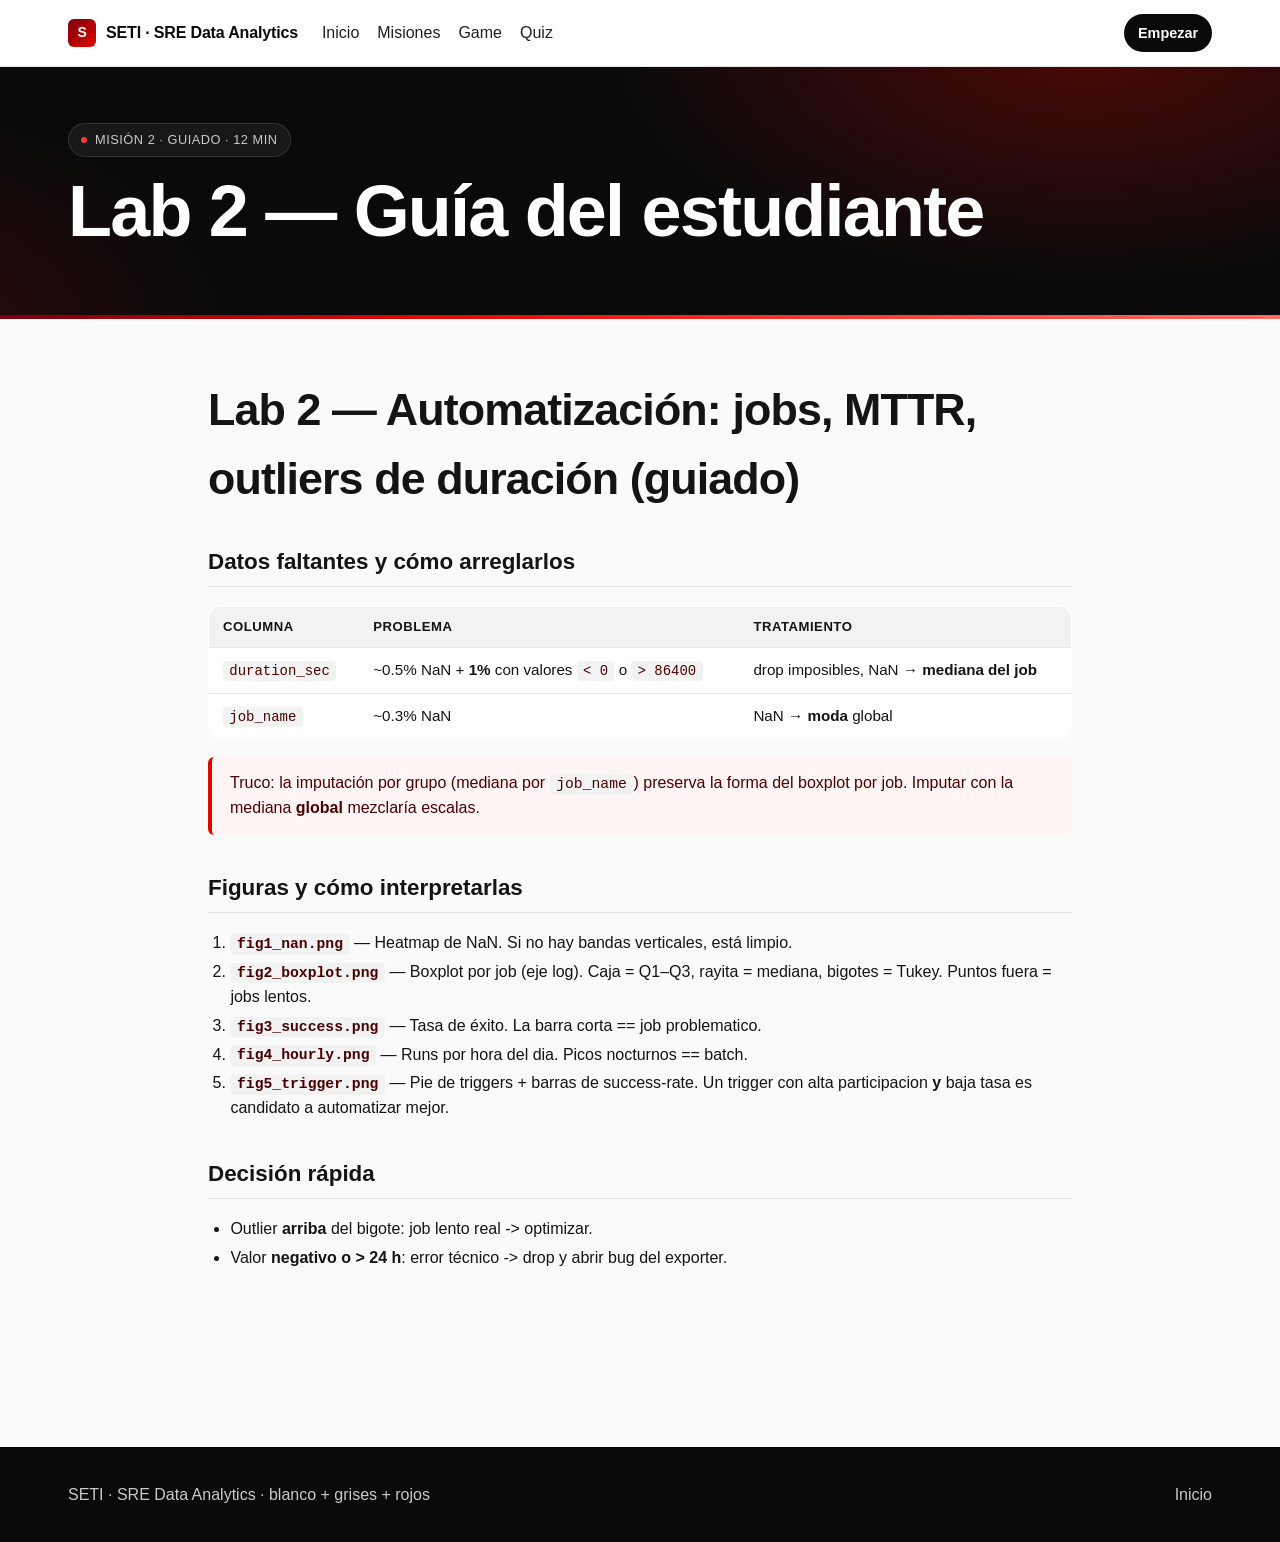
<file: labs/lab-02-automatizacion/guide.html>
<!DOCTYPE html>
<html lang="es">
<head>
<meta charset="utf-8">
<meta name="viewport" content="width=device-width, initial-scale=1">
<title>Lab 2 — Guía del estudiante — SETI · SRE Data Analytics</title>
<link rel="stylesheet" href="../../assets/style.css">
<style>
  /* prose-page solo para el contenido renderizado */
  .prose-page { max-width: 920px; margin: 0 auto; padding: 56px 28px 96px; }
  .prose-page h1 { font-size: clamp(2rem, 4vw, 2.8rem); margin: 0 0 8px; letter-spacing: -.02em; }
  .prose-page > p { color: var(--grey-2); margin: 4px 0 0; max-width: 720px; }
  .prose-page h2 { font-size: 1.4rem; margin-top: 36px; border-bottom: 1px solid var(--grey-5); padding-bottom: 6px; }
  .prose-page h3 { font-size: 1.12rem; margin-top: 28px; color: var(--red-7); }
  .prose-page h1 + h2 { margin-top: 32px; }
</style>
</head>
<body>
<nav class="nav"><div class="wrap">
<div class="brand"><div class="logo">S</div> SETI · SRE Data Analytics</div>
<div class="links">
<a href="../../index.html">Inicio</a>
<a href="../../index.html">Misiones</a>
<a href="../../game.html">Game</a>
<a href="../../quiz.html">Quiz</a>
</div>
<a class="cta" href="../../index.html">Empezar</a>
</div></nav>
<header class="hero" style="padding: 56px 28px 56px;">
  <div class="wrap">
    <span class="eyebrow"><span class="dot"></span> Misión 2 · Guiado · 12 min</span>
    <h1>Lab 2 — Guía del estudiante</h1>
    
  </div>
</header>
<article class="prose-page">
<h1 id="lab-2-automatizacion-jobs-mttr-outliers-de-duracion-guiado">Lab 2 — Automatización: jobs, MTTR, outliers de duración (guiado)</h1>
<h2 id="datos-faltantes-y-como-arreglarlos">Datos faltantes y cómo arreglarlos</h2>
<table>
<thead>
<tr>
<th>Columna</th>
<th>Problema</th>
<th>Tratamiento</th>
</tr>
</thead>
<tbody>
<tr>
<td><code>duration_sec</code></td>
<td>~0.5% NaN + <strong>1%</strong> con valores <code>&lt; 0</code> o <code>&gt; 86400</code></td>
<td>drop imposibles, NaN → <strong>mediana del job</strong></td>
</tr>
<tr>
<td><code>job_name</code></td>
<td>~0.3% NaN</td>
<td>NaN → <strong>moda</strong> global</td>
</tr>
</tbody>
</table>
<blockquote>
<p>Truco: la imputación por grupo (mediana por <code>job_name</code>) preserva la forma del boxplot
por job. Imputar con la mediana <strong>global</strong> mezclaría escalas.</p>
</blockquote>
<h2 id="figuras-y-como-interpretarlas">Figuras y cómo interpretarlas</h2>
<ol>
<li><strong><code>fig1_nan.png</code></strong> — Heatmap de NaN. Si no hay bandas verticales, está limpio.</li>
<li><strong><code>fig2_boxplot.png</code></strong> — Boxplot por job (eje log). Caja = Q1–Q3, rayita = mediana,
   bigotes = Tukey. Puntos fuera = jobs lentos.</li>
<li><strong><code>fig3_success.png</code></strong> — Tasa de éxito. La barra corta == job problematico.</li>
<li><strong><code>fig4_hourly.png</code></strong> — Runs por hora del dia. Picos nocturnos == batch.</li>
<li><strong><code>fig5_trigger.png</code></strong> — Pie de triggers + barras de success-rate. Un trigger
   con alta participacion <strong>y</strong> baja tasa es candidato a automatizar mejor.</li>
</ol>
<h2 id="decision-rapida">Decisión rápida</h2>
<ul>
<li>Outlier <strong>arriba</strong> del bigote: job lento real -&gt; optimizar.</li>
<li>Valor <strong>negativo o &gt; 24 h</strong>: error técnico -&gt; drop y abrir bug del exporter.</li>
</ul>
</article>
<footer class="site">
<div class="wrap">
<div>SETI · SRE Data Analytics · blanco + grises + rojos</div>
<div><a href="../../index.html">Inicio</a></div>
</div></footer>
</body>
</html>
</file>
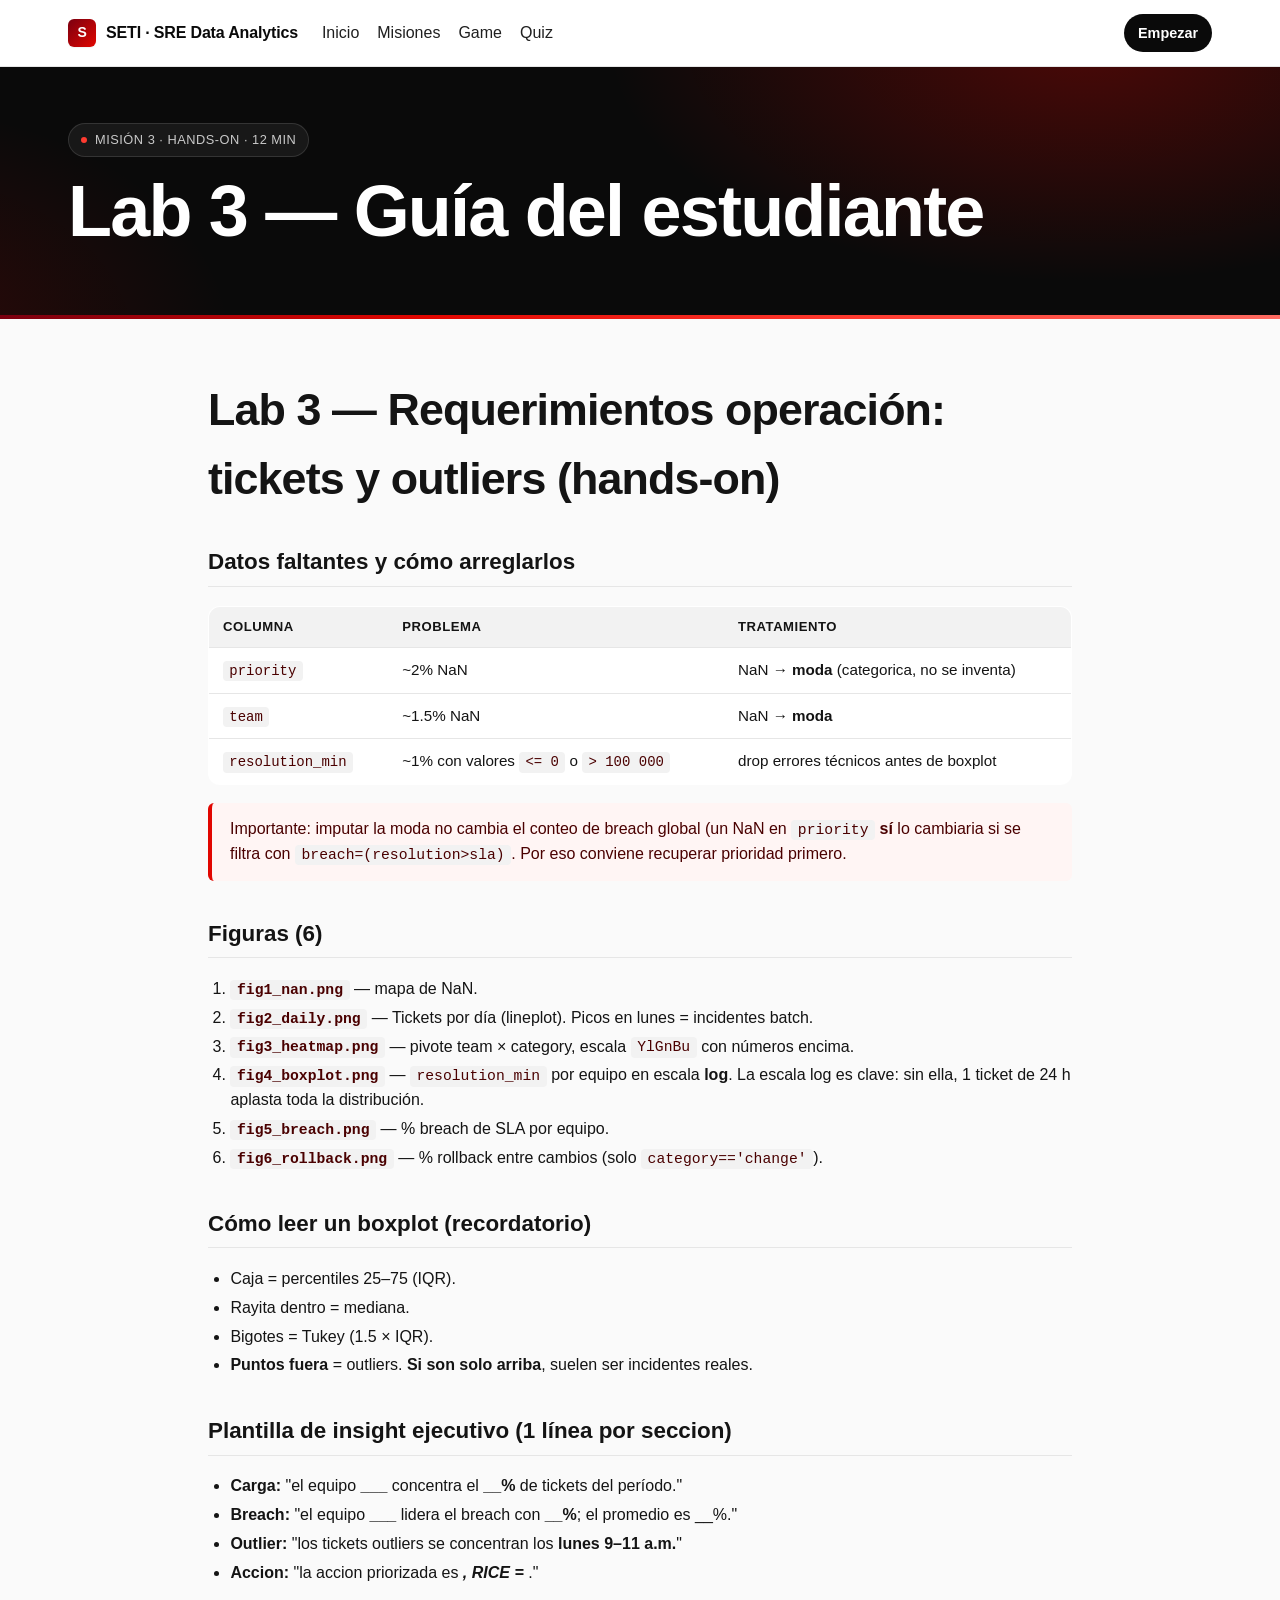
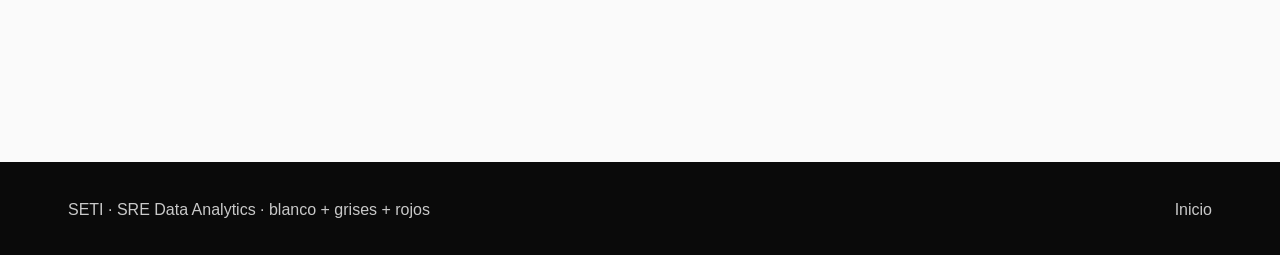
<file: labs/lab-03-requerimientos/guide.html>
<!DOCTYPE html>
<html lang="es">
<head>
<meta charset="utf-8">
<meta name="viewport" content="width=device-width, initial-scale=1">
<title>Lab 3 — Guía del estudiante — SETI · SRE Data Analytics</title>
<link rel="stylesheet" href="../../assets/style.css">
<style>
  /* prose-page solo para el contenido renderizado */
  .prose-page { max-width: 920px; margin: 0 auto; padding: 56px 28px 96px; }
  .prose-page h1 { font-size: clamp(2rem, 4vw, 2.8rem); margin: 0 0 8px; letter-spacing: -.02em; }
  .prose-page > p { color: var(--grey-2); margin: 4px 0 0; max-width: 720px; }
  .prose-page h2 { font-size: 1.4rem; margin-top: 36px; border-bottom: 1px solid var(--grey-5); padding-bottom: 6px; }
  .prose-page h3 { font-size: 1.12rem; margin-top: 28px; color: var(--red-7); }
  .prose-page h1 + h2 { margin-top: 32px; }
</style>
</head>
<body>
<nav class="nav"><div class="wrap">
<div class="brand"><div class="logo">S</div> SETI · SRE Data Analytics</div>
<div class="links">
<a href="../../index.html">Inicio</a>
<a href="../../index.html">Misiones</a>
<a href="../../game.html">Game</a>
<a href="../../quiz.html">Quiz</a>
</div>
<a class="cta" href="../../index.html">Empezar</a>
</div></nav>
<header class="hero" style="padding: 56px 28px 56px;">
  <div class="wrap">
    <span class="eyebrow"><span class="dot"></span> Misión 3 · Hands-on · 12 min</span>
    <h1>Lab 3 — Guía del estudiante</h1>
    
  </div>
</header>
<article class="prose-page">
<h1 id="lab-3-requerimientos-operacion-tickets-y-outliers-hands-on">Lab 3 — Requerimientos operación: tickets y outliers (hands-on)</h1>
<h2 id="datos-faltantes-y-como-arreglarlos">Datos faltantes y cómo arreglarlos</h2>
<table>
<thead>
<tr>
<th>Columna</th>
<th>Problema</th>
<th>Tratamiento</th>
</tr>
</thead>
<tbody>
<tr>
<td><code>priority</code></td>
<td>~2% NaN</td>
<td>NaN → <strong>moda</strong> (categorica, no se inventa)</td>
</tr>
<tr>
<td><code>team</code></td>
<td>~1.5% NaN</td>
<td>NaN → <strong>moda</strong></td>
</tr>
<tr>
<td><code>resolution_min</code></td>
<td>~1% con valores <code>&lt;= 0</code> o <code>&gt; 100 000</code></td>
<td>drop errores técnicos antes de boxplot</td>
</tr>
</tbody>
</table>
<blockquote>
<p>Importante: imputar la moda no cambia el conteo de breach global (un NaN en <code>priority</code>
<strong>sí</strong> lo cambiaria si se filtra con <code>breach=(resolution&gt;sla)</code>. Por eso conviene
recuperar prioridad primero.</p>
</blockquote>
<h2 id="figuras-6">Figuras (6)</h2>
<ol>
<li><strong><code>fig1_nan.png</code></strong> — mapa de NaN.</li>
<li><strong><code>fig2_daily.png</code></strong> — Tickets por día (lineplot). Picos en lunes = incidentes batch.</li>
<li><strong><code>fig3_heatmap.png</code></strong> — pivote team × category, escala <code>YlGnBu</code> con números encima.</li>
<li><strong><code>fig4_boxplot.png</code></strong> — <code>resolution_min</code> por equipo en escala <strong>log</strong>. La escala log es
   clave: sin ella, 1 ticket de 24 h aplasta toda la distribución.</li>
<li><strong><code>fig5_breach.png</code></strong> — % breach de SLA por equipo.</li>
<li><strong><code>fig6_rollback.png</code></strong> — % rollback entre cambios (solo <code>category=='change'</code>).</li>
</ol>
<h2 id="como-leer-un-boxplot-recordatorio">Cómo leer un boxplot (recordatorio)</h2>
<ul>
<li>Caja = percentiles 25–75 (IQR).</li>
<li>Rayita dentro = mediana.</li>
<li>Bigotes = Tukey (1.5 × IQR).</li>
<li><strong>Puntos fuera</strong> = outliers. <strong>Si son solo arriba</strong>, suelen ser incidentes reales.</li>
</ul>
<h2 id="plantilla-de-insight-ejecutivo-1-linea-por-seccion">Plantilla de insight ejecutivo (1 línea por seccion)</h2>
<ul>
<li><strong>Carga:</strong> "el equipo <strong>___</strong> concentra el <strong>__%</strong> de tickets del período."</li>
<li><strong>Breach:</strong> "el equipo <strong>___</strong> lidera el breach con <strong>__%</strong>; el promedio es __%."</li>
<li><strong>Outlier:</strong> "los tickets outliers se concentran los <strong>lunes 9–11 a.m.</strong>"</li>
<li><strong>Accion:</strong> "la accion priorizada es <strong><em>, RICE = </em></strong>."</li>
</ul>
</article>
<footer class="site">
<div class="wrap">
<div>SETI · SRE Data Analytics · blanco + grises + rojos</div>
<div><a href="../../index.html">Inicio</a></div>
</div></footer>
</body>
</html>
</file>
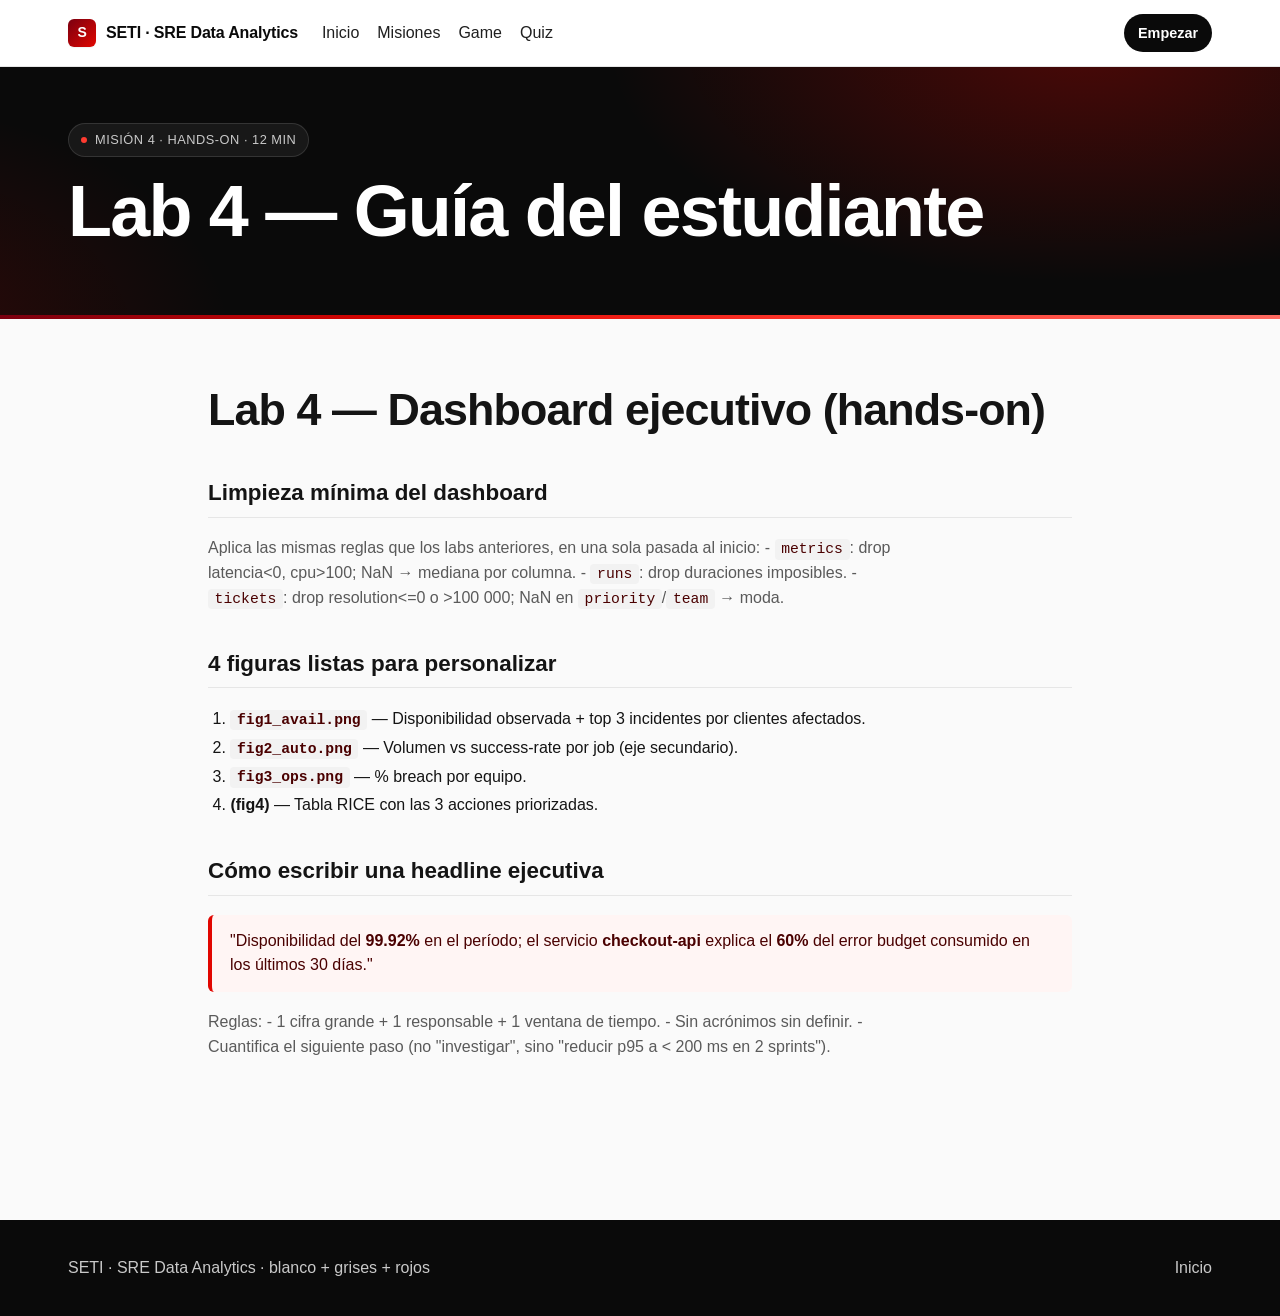
<file: labs/lab-04-ejecutivo/guide.html>
<!DOCTYPE html>
<html lang="es">
<head>
<meta charset="utf-8">
<meta name="viewport" content="width=device-width, initial-scale=1">
<title>Lab 4 — Guía del estudiante — SETI · SRE Data Analytics</title>
<link rel="stylesheet" href="../../assets/style.css">
<style>
  /* prose-page solo para el contenido renderizado */
  .prose-page { max-width: 920px; margin: 0 auto; padding: 56px 28px 96px; }
  .prose-page h1 { font-size: clamp(2rem, 4vw, 2.8rem); margin: 0 0 8px; letter-spacing: -.02em; }
  .prose-page > p { color: var(--grey-2); margin: 4px 0 0; max-width: 720px; }
  .prose-page h2 { font-size: 1.4rem; margin-top: 36px; border-bottom: 1px solid var(--grey-5); padding-bottom: 6px; }
  .prose-page h3 { font-size: 1.12rem; margin-top: 28px; color: var(--red-7); }
  .prose-page h1 + h2 { margin-top: 32px; }
</style>
</head>
<body>
<nav class="nav"><div class="wrap">
<div class="brand"><div class="logo">S</div> SETI · SRE Data Analytics</div>
<div class="links">
<a href="../../index.html">Inicio</a>
<a href="../../index.html">Misiones</a>
<a href="../../game.html">Game</a>
<a href="../../quiz.html">Quiz</a>
</div>
<a class="cta" href="../../index.html">Empezar</a>
</div></nav>
<header class="hero" style="padding: 56px 28px 56px;">
  <div class="wrap">
    <span class="eyebrow"><span class="dot"></span> Misión 4 · Hands-on · 12 min</span>
    <h1>Lab 4 — Guía del estudiante</h1>
    
  </div>
</header>
<article class="prose-page">
<h1 id="lab-4-dashboard-ejecutivo-hands-on">Lab 4 — Dashboard ejecutivo (hands-on)</h1>
<h2 id="limpieza-minima-del-dashboard">Limpieza mínima del dashboard</h2>
<p>Aplica las mismas reglas que los labs anteriores, en una sola pasada al inicio:
- <code>metrics</code>: drop latencia&lt;0, cpu&gt;100; NaN → mediana por columna.
- <code>runs</code>: drop duraciones imposibles.
- <code>tickets</code>: drop resolution&lt;=0 o &gt;100 000; NaN en <code>priority</code>/<code>team</code> → moda.</p>
<h2 id="4-figuras-listas-para-personalizar">4 figuras listas para personalizar</h2>
<ol>
<li><strong><code>fig1_avail.png</code></strong> — Disponibilidad observada + top 3 incidentes por clientes afectados.</li>
<li><strong><code>fig2_auto.png</code></strong> — Volumen vs success-rate por job (eje secundario).</li>
<li><strong><code>fig3_ops.png</code></strong> — % breach por equipo.</li>
<li><strong>(fig4)</strong> — Tabla RICE con las 3 acciones priorizadas.</li>
</ol>
<h2 id="como-escribir-una-headline-ejecutiva">Cómo escribir una headline ejecutiva</h2>
<blockquote>
<p>"Disponibilidad del <strong>99.92%</strong> en el período; el servicio <strong>checkout-api</strong> explica el
<strong>60%</strong> del error budget consumido en los últimos 30 días."</p>
</blockquote>
<p>Reglas:
- 1 cifra grande + 1 responsable + 1 ventana de tiempo.
- Sin acrónimos sin definir.
- Cuantifica el siguiente paso (no "investigar", sino "reducir p95 a &lt; 200 ms en 2 sprints").</p>
</article>
<footer class="site">
<div class="wrap">
<div>SETI · SRE Data Analytics · blanco + grises + rojos</div>
<div><a href="../../index.html">Inicio</a></div>
</div></footer>
</body>
</html>
</file>
<file: assets/style.css>
/* =========================================================================
   SETI BRAND — SRE Data Analytics
   Paleta: blanco + escala de grises + escala de rojos
   ========================================================================= */

:root {
  /* neutros */
  --ink-0:   #0a0a0a;   /* negro casi puro */
  --ink-1:   #141414;
  --ink-2:   #1f1f1f;
  --ink-3:   #2a2a2a;
  --grey-1:  #3a3a3a;
  --grey-2:  #5a5a5a;
  --grey-3:  #8a8a8a;
  --grey-4:  #c9c9c9;
  --grey-5:  #e6e6e6;
  --grey-6:  #f2f2f2;
  --paper:   #ffffff;
  --paper-2: #fafafa;

  /* rojos SETI */
  --red-9:   #2b0000;
  --red-8:   #4a0000;
  --red-7:   #7a0010;
  --red-6:   #b30015;
  --red-5:   #e10600;
  --red-4:   #ff3b30;
  --red-3:   #ff6b61;
  --red-2:   #ffb3ad;
  --red-1:   #ffd9d5;

  /* acentos derivados */
  --accent:  var(--red-5);
  --accent-hi:var(--red-4);
  --accent-lo:var(--red-2);

  /* tipografía */
  --font-sans: "Inter", -apple-system, "Segoe UI", Roboto, Helvetica, Arial, sans-serif;
  --font-mono: ui-monospace, "JetBrains Mono", Menlo, Consolas, monospace;
  --font-display: "Inter", -apple-system, "Segoe UI", Roboto, sans-serif;

  /* radios / sombras */
  --r-sm: 6px;
  --r-md: 12px;
  --r-lg: 18px;
  --shadow-sm: 0 1px 2px rgba(0,0,0,.04), 0 1px 1px rgba(0,0,0,.02);
  --shadow-md: 0 4px 14px rgba(0,0,0,.08);
  --shadow-lg: 0 18px 40px rgba(0,0,0,.12);
}

* { box-sizing: border-box; }
html, body { margin: 0; padding: 0; }
body {
  font-family: var(--font-sans);
  background: var(--paper-2);
  color: var(--ink-1);
  line-height: 1.55;
  -webkit-font-smoothing: antialiased;
  text-rendering: optimizeLegibility;
}
a { color: var(--accent); text-decoration: none; }
a:hover { color: var(--accent-hi); text-decoration: underline; text-underline-offset: 3px; }
code, kbd, pre { font-family: var(--font-mono); }
code { background: var(--grey-6); padding: .15em .45em; border-radius: 4px; font-size: .92em; color: var(--red-8); }
kbd {
  background: var(--ink-1); color: var(--paper); padding: 2px 6px; border-radius: 4px;
  font-size: .8em; border: 1px solid var(--ink-3);
}
hr { border: 0; height: 1px; background: var(--grey-5); margin: 28px 0; }

/* =========================================================================
   PROSE — blockquote, table, pre, listas (para Markdown rendered)
   ========================================================================= */
blockquote {
  border-left: 4px solid var(--accent);
  background: #fff5f4;
  color: var(--red-8);
  padding: 14px 18px;
  border-radius: 6px;
  margin: 18px 0;
  font-style: normal;
}
blockquote p { margin: 0; }
blockquote p + p { margin-top: .6em; }
blockquote ul { margin: .4em 0 .4em 1em; padding: 0; }

table {
  width: 100%;
  border-collapse: collapse;
  margin: 18px 0;
  background: var(--paper);
  border: 1px solid var(--grey-5);
  border-radius: var(--r-md);
  overflow: hidden;
  font-size: .95rem;
}
thead { background: var(--grey-6); }
th, td {
  padding: 10px 14px;
  border-bottom: 1px solid var(--grey-5);
  text-align: left;
  vertical-align: top;
}
tbody tr:last-child td { border-bottom: 0; }
tbody tr:hover { background: var(--grey-6); }
th { color: var(--ink-1); font-weight: 700; font-size: .82rem; letter-spacing: .04em; text-transform: uppercase; }

ul, ol { padding-left: 1.4em; }
li { margin: 4px 0; }

pre {
  background: var(--ink-1);
  color: var(--paper);
  padding: 16px 18px;
  border-radius: var(--r-md);
  overflow-x: auto;
  font-size: .88rem;
  line-height: 1.5;
  margin: 16px 0;
  border: 1px solid var(--ink-3);
}
pre code { background: transparent; color: inherit; padding: 0; font-size: inherit; }

img { max-width: 100%; height: auto; border-radius: var(--r-md); }
figure { margin: 18px 0; }
figcaption { color: var(--grey-2); font-size: .85rem; margin-top: 6px; }

/* =========================================================================
   LAYOUT — nav, hero, secciones
   ========================================================================= */
.nav {
  position: sticky; top: 0; z-index: 50;
  background: rgba(255,255,255,.92);
  backdrop-filter: saturate(180%) blur(10px);
  border-bottom: 1px solid var(--grey-5);
}
.nav .wrap {
  max-width: 1200px; margin: 0 auto;
  display: flex; align-items: center; gap: 24px;
  padding: 14px 28px;
}
.nav .brand {
  display: flex; align-items: center; gap: 10px;
  font-weight: 800; letter-spacing: -.01em; color: var(--ink-0);
}
.nav .brand .logo {
  width: 28px; height: 28px; border-radius: 6px;
  background: linear-gradient(135deg, var(--red-7), var(--red-5));
  display: grid; place-items: center; color: #fff; font-weight: 800; font-size: 14px;
  box-shadow: var(--shadow-sm);
}
.nav .links { display: flex; gap: 18px; flex-wrap: wrap; }
.nav .links a { color: var(--ink-2); font-weight: 500; }
.nav .links a.active { color: var(--accent); }
.nav .cta {
  margin-left: auto;
  background: var(--ink-0); color: var(--paper);
  padding: 8px 14px; border-radius: 999px; font-weight: 600;
  font-size: .9rem;
}
.nav .cta:hover { background: var(--red-7); text-decoration: none; color: #fff; }

.wrap { max-width: 1200px; margin: 0 auto; padding: 0 28px; }

.hero {
  position: relative;
  padding: 80px 28px 96px;
  background: var(--ink-0);
  color: var(--paper);
  overflow: hidden;
}
.hero::before {
  content: ""; position: absolute; inset: 0;
  background:
    radial-gradient(800px 400px at 85% -10%, rgba(225,6,0,.30), transparent 60%),
    radial-gradient(600px 400px at -10% 110%, rgba(225,6,0,.18), transparent 60%);
  pointer-events: none;
}
.hero::after {
  content: ""; position: absolute; left: 0; right: 0; bottom: 0; height: 4px;
  background: linear-gradient(90deg, var(--red-7), var(--red-5), var(--red-4), var(--red-3));
}
.hero .wrap { position: relative; }
.hero .eyebrow {
  display: inline-flex; align-items: center; gap: 8px;
  padding: 6px 12px; border-radius: 999px;
  background: rgba(255,255,255,.06); border: 1px solid rgba(255,255,255,.12);
  font-size: .8rem; letter-spacing: .04em; text-transform: uppercase; color: var(--grey-4);
}
.hero .eyebrow .dot { width: 6px; height: 6px; border-radius: 50%; background: var(--red-4); }
.hero h1 {
  font-size: clamp(2.4rem, 6vw, 4.5rem);
  margin: 18px 0 14px;
  line-height: 1.02; letter-spacing: -.025em; font-weight: 800;
}
.hero h1 .accent { color: var(--red-4); }
.hero p.lede {
  font-size: clamp(1.05rem, 1.6vw, 1.35rem); color: var(--grey-4); max-width: 720px;
}
.hero .cta-row { margin-top: 28px; display: flex; gap: 12px; flex-wrap: wrap; }
.btn {
  display: inline-flex; align-items: center; gap: 8px;
  padding: 12px 22px; border-radius: 999px; font-weight: 600; font-size: .98rem;
  border: 1px solid transparent; transition: transform .08s ease;
}
.btn:hover { transform: translateY(-1px); text-decoration: none; }
.btn-primary { background: var(--red-5); color: #fff; }
.btn-primary:hover { background: var(--red-4); color: #fff; }
.btn-ghost   { background: transparent; color: var(--paper); border-color: rgba(255,255,255,.25); }
.btn-ghost:hover { background: rgba(255,255,255,.08); color: #fff; }
.btn-ink     { background: var(--ink-0); color: var(--paper); }
.btn-ink:hover { background: var(--ink-2); color: #fff; }

.stats {
  margin-top: 56px;
  display: grid; grid-template-columns: repeat(auto-fit, minmax(160px, 1fr));
  gap: 16px;
}
.stat {
  background: rgba(255,255,255,.04);
  border: 1px solid rgba(255,255,255,.10);
  padding: 18px 18px;
  border-radius: var(--r-md);
}
.stat .num { font-size: 1.7rem; font-weight: 800; color: var(--paper); letter-spacing: -.02em;}
.stat .lbl { font-size: .8rem; color: var(--grey-4); text-transform: uppercase; letter-spacing: .06em; }

/* secciones */
section.block { padding: 64px 28px; }
section.block .wrap { max-width: 1200px; margin: 0 auto; }
h2.section-title {
  font-size: clamp(1.6rem, 2.6vw, 2.2rem);
  letter-spacing: -.02em; margin: 0 0 8px;
}
.section-sub { color: var(--grey-2); margin: 0 0 28px; max-width: 720px; }

/* cards de lab */
.lab-grid {
  display: grid; grid-template-columns: repeat(auto-fit, minmax(300px, 1fr)); gap: 22px;
}
.lab-card {
  background: var(--paper);
  border: 1px solid var(--grey-5);
  border-radius: var(--r-lg);
  overflow: hidden;
  display: flex; flex-direction: column;
  transition: transform .15s ease, box-shadow .15s ease, border-color .15s ease;
  position: relative;
}
.lab-card:hover {
  transform: translateY(-3px);
  box-shadow: var(--shadow-md);
  border-color: var(--grey-4);
}
.lab-card .ribbon {
  position: absolute; top: 14px; right: 14px;
  font-size: .72rem; font-weight: 700; letter-spacing: .06em; text-transform: uppercase;
  padding: 4px 10px; border-radius: 999px;
  background: var(--ink-0); color: var(--paper);
}
.lab-card.guiado .ribbon { background: var(--red-7); }
.lab-card.hands  .ribbon { background: var(--ink-0); }
.lab-card .cover {
  height: 168px;
  background: linear-gradient(135deg, var(--ink-1), var(--ink-2));
  position: relative;
  display: grid; place-items: center;
  color: var(--paper); font-weight: 800; letter-spacing: -.02em;
  font-size: 1.15rem;
}
.lab-card .cover .num {
  position: absolute; top: 14px; left: 18px;
  font-size: .8rem; color: var(--grey-4); font-weight: 700; letter-spacing: .08em;
}
.lab-card .cover .ring {
  position: absolute; right: -40px; bottom: -40px;
  width: 160px; height: 160px; border-radius: 50%;
  background: radial-gradient(circle at center, rgba(225,6,0,.30), transparent 65%);
}
.lab-card .body { padding: 18px 20px 20px; }
.lab-card h3 { margin: 0 0 6px; font-size: 1.18rem; letter-spacing: -.01em; }
.lab-card .desc { color: var(--grey-2); font-size: .92rem; }
.lab-card .meta {
  display: flex; gap: 10px; flex-wrap: wrap; margin: 12px 0 14px;
  font-size: .78rem; color: var(--grey-2);
}
.lab-card .meta .pill {
  border: 1px solid var(--grey-5); padding: 3px 9px; border-radius: 999px;
  background: var(--grey-6);
}
.lab-card .gallery {
  display: grid; grid-template-columns: repeat(4, 1fr); gap: 4px;
  padding: 0 4px 12px;
}
.lab-card .gallery img { width: 100%; height: 56px; object-fit: cover; border-radius: 4px; }
.lab-card .actions {
  margin-top: auto; padding: 14px 20px; border-top: 1px solid var(--grey-5);
  display: flex; gap: 10px;
}
.lab-card .actions a {
  flex: 1; text-align: center; font-weight: 600; font-size: .88rem;
  padding: 9px 10px; border-radius: 8px; border: 1px solid var(--grey-5); color: var(--ink-1);
  background: var(--paper);
}
.lab-card .actions a.primary { background: var(--ink-0); color: var(--paper); border-color: var(--ink-0); }
.lab-card .actions a.primary:hover { background: var(--red-7); border-color: var(--red-7); }
.lab-card .actions a:hover { text-decoration: none; }

/* XP / progress / badges */
.badge-row { display: flex; gap: 8px; flex-wrap: wrap; }
.chip {
  display: inline-flex; align-items: center; gap: 6px;
  padding: 4px 10px; border-radius: 999px; font-size: .78rem; font-weight: 600;
  background: var(--grey-6); color: var(--ink-2);
  border: 1px solid var(--grey-5);
}
.chip.red   { background: var(--red-1); color: var(--red-8); border-color: var(--red-2); }
.chip.ink   { background: var(--ink-1); color: var(--paper); border-color: var(--ink-1); }
.chip.ghost { background: transparent; color: var(--grey-2); border-color: var(--grey-4); }

.progress {
  height: 8px; background: var(--grey-6); border-radius: 999px; overflow: hidden;
  border: 1px solid var(--grey-5);
}
.progress > span {
  display: block; height: 100%;
  background: linear-gradient(90deg, var(--red-7), var(--red-5), var(--red-4));
  transition: width .35s ease;
}

/* figuras con marco */
figure.fig {
  margin: 0; background: var(--paper); border: 1px solid var(--grey-5);
  border-radius: var(--r-md); overflow: hidden; box-shadow: var(--shadow-sm);
}
figure.fig img { display: block; width: 100%; }
figure.fig figcaption {
  padding: 8px 12px; font-size: .82rem; color: var(--grey-2);
  border-top: 1px solid var(--grey-5); background: var(--grey-6);
}

/* footer */
footer.site {
  margin-top: 64px; background: var(--ink-0); color: var(--grey-4);
  padding: 36px 28px;
}
footer.site .wrap { display: flex; flex-wrap: wrap; gap: 16px; align-items: center; justify-content: space-between; }
footer.site a { color: var(--grey-4); }
footer.site a:hover { color: var(--paper); }

/* =========================================================================
   COMPONENTES — slides / quiz / game
   ========================================================================= */
.stage {
  background: var(--paper);
  border-radius: var(--r-lg);
  box-shadow: var(--shadow-md);
  border: 1px solid var(--grey-5);
}

/* === SLIDES === */
.deck {
  position: relative; min-height: 80vh;
  background: var(--paper); border-radius: var(--r-lg);
  box-shadow: var(--shadow-md); overflow: hidden;
}
.deck .topbar {
  display: flex; align-items: center; justify-content: space-between;
  padding: 14px 22px; border-bottom: 1px solid var(--grey-5); background: var(--paper-2);
}
.deck .topbar .brand {
  display: flex; align-items: center; gap: 10px;
  font-weight: 800; letter-spacing: -.01em; color: var(--ink-0);
}
.deck .topbar .brand .logo {
  width: 24px; height: 24px; border-radius: 6px;
  background: linear-gradient(135deg, var(--red-7), var(--red-5));
  display: grid; place-items: center; color: #fff; font-weight: 800; font-size: 12px;
}
.deck .topbar .progress { width: 30vw; min-width: 220px; max-width: 480px; }
.deck .topbar .ctrls { display: flex; gap: 6px; }
.deck .topbar .ctrls button {
  border: 1px solid var(--grey-5); background: var(--paper);
  padding: 6px 10px; border-radius: 8px; font: inherit; color: var(--ink-2);
  cursor: pointer;
}
.deck .topbar .ctrls button:hover { background: var(--grey-6); }

.slide { display: none; min-height: 70vh; padding: 56px 64px; }
.slide.active { display: block; animation: slideIn .25s ease; }
@keyframes slideIn { from { opacity: 0; transform: translateY(6px); } to { opacity: 1; transform: none; } }

.slide h1 {
  font-size: clamp(2.2rem, 4.6vw, 3.6rem); margin: 0 0 14px;
  letter-spacing: -.025em; line-height: 1.04; font-weight: 800;
}
.slide h2 {
  font-size: clamp(1.4rem, 2.4vw, 2rem); margin: 0 0 10px;
  letter-spacing: -.015em; color: var(--ink-0);
}
.slide h2 .num {
  display: inline-block; padding: 2px 10px; margin-right: 10px;
  background: var(--red-1); color: var(--red-8);
  border-radius: 8px; font-size: .85em; letter-spacing: .04em;
  border: 1px solid var(--red-2); vertical-align: middle;
}
.slide p, .slide li { font-size: clamp(1rem, 1.25vw, 1.18rem); color: var(--ink-2); }
.slide ul { padding-left: 1.2em; }
.slide blockquote {
  border-left: 4px solid var(--red-5);
  background: var(--red-1); color: var(--red-8);
  padding: 16px 20px; border-radius: 6px; margin: 22px 0;
  font-size: clamp(1.05rem, 1.5vw, 1.3rem); font-weight: 500;
}
.slide .lede { font-size: clamp(1.05rem, 1.6vw, 1.3rem); color: var(--grey-2); max-width: 760px; }

.slide.cover {
  background: var(--ink-0); color: var(--paper);
  position: relative; overflow: hidden;
  display: flex; align-items: center;
}
.slide.cover::before {
  content: ""; position: absolute; inset: 0;
  background:
    radial-gradient(900px 500px at 90% -10%, rgba(225,6,0,.32), transparent 60%),
    radial-gradient(700px 400px at -10% 110%, rgba(225,6,0,.20), transparent 60%);
}
.slide.cover > div { position: relative; }
.slide.cover h1 { color: var(--paper); }
.slide.cover h1 .accent { color: var(--red-4); }
.slide.cover .lede { color: var(--grey-4); }

.slide .imgwrap { display:grid; grid-template-columns: repeat(auto-fit, minmax(260px, 1fr)); gap: 16px; margin-top: 16px; }
.slide .imgwrap figure { margin: 0; }
.slide .imgwrap img {
  width: 100%; border: 1px solid var(--grey-5); border-radius: var(--r-md); background: var(--paper);
}

.slide .footer-tip {
  position: absolute; left: 0; right: 0; bottom: 18px;
  text-align: center; color: var(--grey-3); font-size: .82rem;
}
.slide.cover .footer-tip { color: var(--grey-4); }

.slide .agenda td, .slide .agenda th { padding: 8px 10px; border-bottom: 1px solid var(--grey-5); }
.slide .agenda th { color: var(--grey-2); text-align: left; font-weight: 700; }
.slide .agenda tr td:first-child { color: var(--red-7); font-weight: 700; white-space: nowrap; }

.headline-card {
  background: var(--paper);
  border: 1px solid var(--grey-5);
  border-left: 6px solid var(--red-5);
  border-radius: var(--r-md);
  padding: 22px 24px;
  font-size: clamp(1.1rem, 1.5vw, 1.4rem);
  box-shadow: var(--shadow-sm);
}

.deck .pager {
  display: flex; gap: 6px; justify-content: center; padding: 14px; border-top: 1px solid var(--grey-5);
  background: var(--paper-2);
}
.deck .pager .dot {
  width: 8px; height: 8px; border-radius: 50%; background: var(--grey-4);
}
.deck .pager .dot.active { background: var(--red-5); width: 22px; border-radius: 999px; }

/* === QUIZ / GAME === */
.qcard {
  background: var(--paper);
  border: 1px solid var(--grey-5);
  border-radius: var(--r-lg);
  box-shadow: var(--shadow-sm);
  padding: 22px 24px;
  margin: 18px 0;
}
.qcard h3 { margin: 0 0 6px; font-size: 1.08rem; }
.qcard .qmeta { color: var(--grey-3); font-size: .82rem; margin-bottom: 12px; }
.opt {
  display: block; padding: 12px 14px; border: 1px solid var(--grey-5);
  border-radius: 10px; margin: 6px 0; cursor: pointer; transition: all .12s ease;
  background: var(--paper); color: var(--ink-1);
}
.opt:hover { background: var(--grey-6); border-color: var(--grey-4); }
.opt.sel   { background: var(--ink-0); color: var(--paper); border-color: var(--ink-0); }
.opt.right { background: #e6ffe9; border-color: #2ea043; color: #064f1c; }
.opt.wrong { background: #ffeaea; border-color: var(--red-6); color: var(--red-8); }
.opt .ltr { font-weight: 700; margin-right: 8px; opacity: .7; }
.feedback {
  margin-top: 10px; padding: 10px 12px; border-radius: 8px; display: none;
  border: 1px solid transparent;
}
.feedback.show { display: block; }
.feedback.ok   { background: #e6ffe9; color: #064f1c; border-color: #2ea043; }
.feedback.bad  { background: var(--red-1); color: var(--red-8); border-color: var(--red-2); }

.bar-wrap { display: flex; align-items: center; gap: 12px; }
.bar-wrap .label { color: var(--grey-2); font-size: .9rem; white-space: nowrap; }

.xp-burst {
  display: inline-flex; align-items: center; gap: 6px;
  background: var(--red-5); color: #fff; padding: 2px 8px; border-radius: 999px;
  font-weight: 700; font-size: .8rem;
}

/* gates del game */
.gate {
  border: 2px dashed var(--grey-4); border-radius: var(--r-md);
  padding: 18px 20px; color: var(--grey-2); background: var(--paper-2);
}
.gate.unlocked { border-color: var(--red-5); background: #fff; color: var(--ink-1); }

/* === LAB HTML header === */
.lab-shell {
  max-width: 1200px; margin: 0 auto; padding: 24px 28px;
}
.lab-shell .lab-head {
  background: var(--ink-0); color: var(--paper);
  border-radius: var(--r-lg);
  padding: 28px 28px 32px; position: relative; overflow: hidden;
}
.lab-shell .lab-head::after {
  content: ""; position: absolute; left: 0; right: 0; bottom: 0; height: 4px;
  background: linear-gradient(90deg, var(--red-7), var(--red-5), var(--red-4));
}
.lab-shell .lab-head h1 { margin: 6px 0 8px; font-size: clamp(1.7rem, 3vw, 2.4rem); letter-spacing: -.02em; }
.lab-shell .lab-head .meta { color: var(--grey-4); }
.lab-shell .breadcrumb { font-size: .85rem; color: var(--grey-2); margin: 0 0 12px; }

.toc {
  background: var(--paper); border: 1px solid var(--grey-5); border-radius: var(--r-md);
  padding: 16px 18px; margin: 22px 0;
}
.toc h3 { margin: 0 0 8px; font-size: .9rem; text-transform: uppercase; letter-spacing: .08em; color: var(--grey-2); }
.toc ol { margin: 0; padding-left: 18px; }
.toc li { margin: 4px 0; color: var(--ink-2); }
.toc a { color: var(--ink-1); }
.toc a:hover { color: var(--accent); }

.learn-card {
  background: var(--paper); border: 1px solid var(--grey-5); border-radius: var(--r-md);
  padding: 18px 20px;
}
.learn-card h3 { margin: 0 0 8px; font-size: 1.05rem; color: var(--ink-0); }
.learn-card ul { margin: 0; padding-left: 18px; }
.learn-card li { margin: 4px 0; color: var(--ink-2); }

/* =========================================================================
   NOTEBOOKS — nbconvert output overrides
   ========================================================================= */
.lab-shell .jp-RenderedHTMLCommon { font-size: 16px; line-height: 1.6; color: var(--ink-1); }
.lab-shell .jp-RenderedHTMLCommon h1,
.lab-shell .jp-RenderedHTMLCommon h2,
.lab-shell .jp-RenderedHTMLCommon h3,
.lab-shell .jp-RenderedHTMLCommon h4 {
  color: var(--ink-0);
  letter-spacing: -.015em;
  margin-top: 1.6em;
  margin-bottom: .5em;
}
.lab-shell .jp-RenderedHTMLCommon h1 { font-size: 1.9rem; }
.lab-shell .jp-RenderedHTMLCommon h2 { font-size: 1.5rem; border-bottom: 1px solid var(--grey-5); padding-bottom: .3em; }
.lab-shell .jp-RenderedHTMLCommon h3 { font-size: 1.2rem; color: var(--red-7); }
.lab-shell .jp-RenderedHTMLCommon p,
.lab-shell .jp-RenderedHTMLCommon li { color: var(--ink-2); }

.lab-shell .jp-RenderedHTMLCommon blockquote {
  background: #fff5f4;
  border-left: 4px solid var(--accent);
  color: var(--red-8);
  padding: 12px 16px;
  border-radius: 6px;
  margin: 14px 0;
}

.lab-shell table.dataframe,
.lab-shell table.dataframe * { border: 0 !important; }
.lab-shell table.dataframe {
  width: 100%;
  border-collapse: collapse;
  margin: 14px 0;
  background: var(--paper);
  border: 1px solid var(--grey-5) !important;
  border-radius: var(--r-md);
  overflow: hidden;
  font-size: .9rem;
  font-family: var(--font-mono);
}
.lab-shell table.dataframe thead th {
  background: var(--ink-1);
  color: var(--paper);
  padding: 10px 12px;
  text-align: left;
  font-weight: 700;
  font-size: .78rem;
  letter-spacing: .04em;
  text-transform: uppercase;
  border-bottom: 0;
}
.lab-shell table.dataframe tbody td,
.lab-shell table.dataframe tbody th {
  padding: 8px 12px;
  border-bottom: 1px solid var(--grey-5);
  background: var(--paper);
}
.lab-shell table.dataframe tbody tr:nth-child(odd) td,
.lab-shell table.dataframe tbody tr:nth-child(odd) th {
  background: var(--grey-6);
}
.lab-shell table.dataframe tbody tr:hover td {
  background: var(--red-1);
}

.lab-shell .highlight pre { background: var(--grey-6); color: var(--ink-1); border: 1px solid var(--grey-4); }
.lab-shell pre { background: var(--grey-6); color: var(--ink-1); border: 1px solid var(--grey-4); }
.lab-shell pre code { color: var(--ink-1); }
.lab-shell .jp-RenderedImage img { border-radius: var(--r-md); border: 1px solid var(--grey-5); background: var(--paper); padding: 4px; }

.lab-shell ul.itemize,
.lab-shell ol.enumerate { padding-left: 1.4em; margin: .6em 0; }
.lab-shell li { margin: 4px 0; }

.lab-shell .jp-InputPrompt,
.lab-shell .jp-OutputPrompt { color: var(--grey-3); font-family: var(--font-mono); font-size: .8rem; }
.lab-shell .jp-CodeCell, .lab-shell .jp-MarkdownCell { margin-bottom: 14px; }

/* utility */
.grid-2 { display: grid; grid-template-columns: 1fr 1fr; gap: 18px; }
@media (max-width: 800px) {
  .grid-2 { grid-template-columns: 1fr; }
  .slide { padding: 36px 22px; }
  .nav .wrap { padding: 12px 16px; }
  .wrap { padding: 0 16px; }
  section.block { padding: 40px 16px; }
}
</file>
<file: assets/registration.css>
/* =========================================================================
   REGISTRATION — banner + modal (SETI branding)
   ========================================================================= */

/* BANNER */
.reg-banner {
  position: sticky; top: 0; z-index: 60;
  background: linear-gradient(90deg, var(--red-7), var(--red-5));
  color: #fff;
  padding: 10px 18px;
  font-size: .92rem;
  display: flex; align-items: center; gap: 14px;
  box-shadow: 0 2px 8px rgba(0,0,0,.08);
}
.reg-banner .pill {
  background: rgba(0,0,0,.18);
  border-radius: 999px;
  padding: 3px 10px;
  font-size: .75rem;
  letter-spacing: .04em;
  text-transform: uppercase;
  font-weight: 700;
}
.reg-banner .text { flex: 1; }
.reg-banner .text strong { font-weight: 700; }
.reg-banner button.reg-cta {
  background: #fff;
  color: var(--red-7);
  border: 0;
  padding: 7px 16px;
  border-radius: 999px;
  font: inherit; font-weight: 700;
  cursor: pointer;
}
.reg-banner button.reg-cta:hover { background: var(--red-1); }
.reg-banner button.reg-close {
  background: transparent;
  border: 0;
  color: rgba(255,255,255,.85);
  font-size: 1.4rem;
  cursor: pointer;
  padding: 0 4px;
  line-height: 1;
}
.reg-banner button.reg-close:hover { color: #fff; }

body.has-reg-banner { padding-top: 0; }

/* MODAL overlay */
.reg-overlay {
  position: fixed; inset: 0;
  background: rgba(10,10,10,.65);
  backdrop-filter: blur(4px);
  z-index: 100;
  display: none;
  align-items: center; justify-content: center;
  padding: 20px;
  animation: regFade .18s ease;
}
.reg-overlay.open { display: flex; }
@keyframes regFade { from { opacity: 0; } to { opacity: 1; } }

/* MODAL */
.reg-modal {
  background: var(--paper);
  border-radius: var(--r-lg);
  box-shadow: var(--shadow-lg);
  width: 100%;
  max-width: 520px;
  overflow: hidden;
  animation: regSlide .22s cubic-bezier(.2,.9,.3,1.2);
}
@keyframes regSlide { from { transform: translateY(12px) scale(.97); opacity: 0; } to { transform: none; opacity: 1; } }

.reg-modal-head {
  background: var(--ink-0);
  color: var(--paper);
  padding: 22px 26px;
  position: relative;
  border-bottom: 1px solid var(--ink-2);
}
.reg-modal-head::after {
  content: "";
  position: absolute; left: 0; right: 0; bottom: 0; height: 4px;
  background: linear-gradient(90deg, var(--red-7), var(--red-5), var(--red-4));
}
.reg-modal-head h2 {
  margin: 0 0 4px;
  font-size: 1.35rem;
  letter-spacing: -.01em;
}
.reg-modal-head p { margin: 0; color: var(--grey-4); font-size: .9rem; }
.reg-modal-head .close {
  position: absolute; top: 14px; right: 14px;
  background: transparent; border: 0;
  color: var(--grey-4); font-size: 1.4rem; cursor: pointer;
}
.reg-modal-head .close:hover { color: var(--paper); }

.reg-modal-body { padding: 22px 26px; }
.reg-field { margin-bottom: 14px; }
.reg-field label {
  display: block;
  font-size: .78rem;
  font-weight: 700;
  text-transform: uppercase;
  letter-spacing: .06em;
  color: var(--ink-1);
  margin-bottom: 6px;
}
.reg-field label .req { color: var(--red-5); }
.reg-field input {
  width: 100%;
  padding: 10px 12px;
  border: 1px solid var(--grey-4);
  border-radius: 8px;
  font: inherit; font-size: 1rem;
  background: var(--paper-2);
  color: var(--ink-1);
  transition: border-color .12s ease, box-shadow .12s ease;
}
.reg-field input:focus {
  outline: 0;
  border-color: var(--accent);
  box-shadow: 0 0 0 3px rgba(225,6,0,.18);
}
.reg-field .hint { font-size: .78rem; color: var(--grey-2); margin-top: 4px; }
.reg-field.invalid input { border-color: var(--red-5); }
.reg-field.invalid .hint { color: var(--red-7); }

.reg-checks { display: flex; flex-direction: column; gap: 6px; margin-top: 6px; }
.reg-check {
  display: flex; align-items: flex-start; gap: 8px;
  font-size: .85rem; color: var(--ink-2);
}
.reg-check input { margin-top: 3px; }
.reg-check a { color: var(--accent); text-decoration: underline; }

.reg-actions {
  display: flex; gap: 10px;
  padding: 14px 26px 22px;
  background: var(--paper-2);
}
.reg-actions button {
  flex: 1;
  padding: 11px 14px;
  border-radius: 999px;
  font: inherit; font-weight: 700; font-size: .95rem;
  border: 1px solid var(--grey-4);
  cursor: pointer;
}
.reg-actions .primary { background: var(--accent); color: #fff; border-color: var(--accent); }
.reg-actions .primary:hover { background: var(--accent-hi); border-color: var(--accent-hi); }
.reg-actions .ghost { background: transparent; color: var(--grey-2); }
.reg-actions .primary:disabled { opacity: .5; cursor: not-allowed; }

.reg-status {
  font-size: .85rem;
  color: var(--grey-2);
  margin: 0 26px 12px;
}
.reg-status.ok { color: var(--ok, #2ea043); }
.reg-status.err { color: var(--red-7); }

/* MOBILE */
@media (max-width: 600px) {
  .reg-banner { font-size: .82rem; padding: 8px 12px; gap: 8px; }
  .reg-banner .pill { display: none; }
  .reg-banner .text { flex: 1; line-height: 1.35; }
  .reg-modal { max-width: 100%; }
  .reg-modal-head { padding: 18px 20px; }
  .reg-modal-body { padding: 18px 20px; }
  .reg-actions { padding: 12px 20px 18px; }
}
</file>
